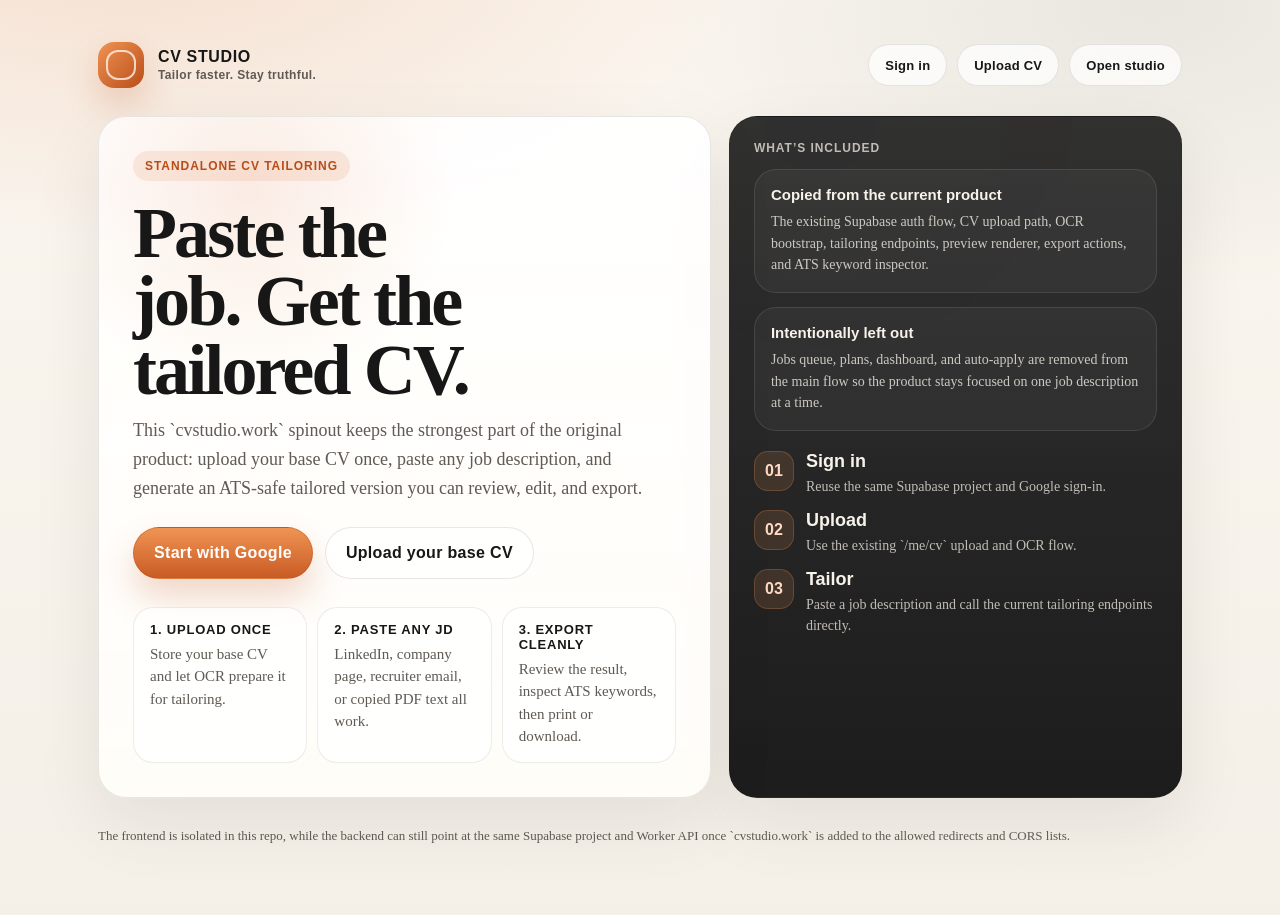
<file: index.html>
<!doctype html>
<html lang="en">
<head>
  <meta charset="utf-8">
  <meta name="viewport" content="width=device-width,initial-scale=1,viewport-fit=cover">
  <title>CV Studio | Tailor your CV to any job description</title>
  <meta name="description" content="Upload your base CV once, paste any job description, and generate an ATS-safe tailored version in minutes.">
  <link rel="icon" href="./favicon.ico" sizes="any">
  <link rel="icon" type="image/png" sizes="32x32" href="./favicon-32x32.png">
  <link rel="manifest" href="./site.webmanifest">
  <style>
    :root{
      --bg:#f4efe7;
      --surface:#fffdf9;
      --surface-strong:#ffffff;
      --text:#171717;
      --muted:#5f5a53;
      --line:rgba(23,23,23,.10);
      --shadow:0 24px 70px rgba(23,23,23,.08);
      --accent:#d86b2f;
      --accent-strong:#b94d19;
      --accent-soft:rgba(216,107,47,.12);
      --max:1120px;
      --radius:28px;
    }
    *{box-sizing:border-box}
    html,body{margin:0;padding:0}
    body{
      font-family:Georgia, "Times New Roman", serif;
      color:var(--text);
      background:
        radial-gradient(1200px 600px at 10% -10%, rgba(216,107,47,.18), transparent 55%),
        radial-gradient(1000px 560px at 90% 0%, rgba(63,94,83,.10), transparent 52%),
        linear-gradient(180deg, #fbf6ef 0%, var(--bg) 100%);
      min-height:100vh;
    }
    a{color:inherit}
    .shell{max-width:var(--max);margin:0 auto;padding:28px 18px 56px}
    .topbar{
      display:flex;
      align-items:center;
      justify-content:space-between;
      gap:16px;
      padding:14px 0 28px;
    }
    .brand{
      display:inline-flex;
      align-items:center;
      gap:14px;
      text-decoration:none;
    }
    .brandMark{
      width:46px;
      height:46px;
      border-radius:16px;
      background:linear-gradient(135deg, #ef9453, #b94d19);
      box-shadow:0 16px 34px rgba(185,77,25,.22);
      position:relative;
      overflow:hidden;
    }
    .brandMark::after{
      content:"";
      position:absolute;
      inset:8px;
      border:2px solid rgba(255,255,255,.72);
      border-radius:12px;
    }
    .brandText{
      display:grid;
      gap:2px;
      font-family:"Trebuchet MS", "Gill Sans", sans-serif;
    }
    .brandTitle{
      font-size:16px;
      font-weight:900;
      letter-spacing:.04em;
      text-transform:uppercase;
    }
    .brandSub{
      font-size:12px;
      color:var(--muted);
      font-weight:700;
      letter-spacing:.03em;
    }
    .toplinks{
      display:flex;
      gap:10px;
      flex-wrap:wrap;
    }
    .pill{
      display:inline-flex;
      align-items:center;
      justify-content:center;
      min-height:42px;
      padding:0 16px;
      border-radius:999px;
      border:1px solid var(--line);
      background:rgba(255,255,255,.72);
      text-decoration:none;
      font-family:"Trebuchet MS", "Gill Sans", sans-serif;
      font-size:13px;
      font-weight:800;
      letter-spacing:.02em;
      backdrop-filter:blur(8px);
    }
    .hero{
      display:grid;
      grid-template-columns:minmax(0,1.15fr) minmax(320px,.85fr);
      gap:18px;
      align-items:stretch;
    }
    @media (max-width:980px){
      .hero{grid-template-columns:1fr}
    }
    .card{
      border:1px solid var(--line);
      background:linear-gradient(180deg, rgba(255,255,255,.92), rgba(255,253,249,.95));
      border-radius:var(--radius);
      box-shadow:var(--shadow);
    }
    .heroMain{
      padding:34px;
      position:relative;
      overflow:hidden;
    }
    .heroMain::before{
      content:"";
      position:absolute;
      inset:-20% auto auto -10%;
      width:420px;
      height:420px;
      border-radius:999px;
      background:radial-gradient(circle, rgba(216,107,47,.12) 0%, transparent 70%);
      pointer-events:none;
    }
    .heroMain > *{position:relative}
    .eyebrow{
      display:inline-flex;
      align-items:center;
      gap:8px;
      padding:8px 12px;
      border-radius:999px;
      background:var(--accent-soft);
      color:var(--accent-strong);
      font-family:"Trebuchet MS", "Gill Sans", sans-serif;
      font-size:12px;
      font-weight:900;
      letter-spacing:.08em;
      text-transform:uppercase;
    }
    h1{
      margin:18px 0 12px;
      font-size:clamp(40px, 7vw, 72px);
      line-height:.95;
      letter-spacing:-.04em;
      font-weight:700;
      max-width:10ch;
    }
    .lede{
      margin:0;
      max-width:58ch;
      color:var(--muted);
      font-size:18px;
      line-height:1.6;
    }
    .actions{
      display:flex;
      gap:12px;
      flex-wrap:wrap;
      margin-top:24px;
    }
    .btn{
      display:inline-flex;
      align-items:center;
      justify-content:center;
      min-height:52px;
      padding:0 20px;
      border-radius:999px;
      text-decoration:none;
      font-family:"Trebuchet MS", "Gill Sans", sans-serif;
      font-weight:900;
      letter-spacing:.02em;
      border:1px solid var(--line);
    }
    .btnPrimary{
      background:linear-gradient(180deg, #ef9453, #c95b25);
      color:#fff;
      border-color:rgba(185,77,25,.34);
      box-shadow:0 18px 34px rgba(185,77,25,.22);
    }
    .btnSecondary{
      background:rgba(255,255,255,.78);
      color:var(--text);
    }
    .statRow{
      display:grid;
      grid-template-columns:repeat(3, minmax(0,1fr));
      gap:10px;
      margin-top:28px;
    }
    @media (max-width:700px){
      .statRow{grid-template-columns:1fr}
    }
    .stat{
      padding:14px 16px;
      border-radius:20px;
      background:rgba(255,255,255,.72);
      border:1px solid rgba(23,23,23,.08);
    }
    .stat strong{
      display:block;
      font-family:"Trebuchet MS", "Gill Sans", sans-serif;
      font-size:13px;
      letter-spacing:.06em;
      text-transform:uppercase;
      margin-bottom:6px;
    }
    .stat span{
      display:block;
      color:var(--muted);
      font-size:15px;
      line-height:1.5;
    }
    .heroSide{
      padding:24px;
      display:grid;
      gap:14px;
      align-content:start;
      background:
        linear-gradient(180deg, rgba(40,40,40,.96), rgba(24,24,24,.98)),
        radial-gradient(circle at 20% 0%, rgba(239,148,83,.18), transparent 45%);
      color:#f8f3ea;
    }
    .panelLabel{
      font-family:"Trebuchet MS", "Gill Sans", sans-serif;
      font-size:12px;
      letter-spacing:.08em;
      text-transform:uppercase;
      color:rgba(248,243,234,.72);
      font-weight:900;
    }
    .miniCard{
      border-radius:22px;
      border:1px solid rgba(255,255,255,.10);
      background:rgba(255,255,255,.04);
      padding:16px;
    }
    .miniTitle{
      margin:0 0 8px;
      font-family:"Trebuchet MS", "Gill Sans", sans-serif;
      font-size:15px;
      font-weight:900;
    }
    .miniText{
      margin:0;
      color:rgba(248,243,234,.78);
      line-height:1.55;
      font-size:14px;
    }
    .flow{
      display:grid;
      gap:12px;
      margin-top:6px;
    }
    .flowStep{
      display:grid;
      grid-template-columns:40px 1fr;
      gap:12px;
      align-items:flex-start;
    }
    .flowNum{
      width:40px;
      height:40px;
      border-radius:14px;
      display:grid;
      place-items:center;
      font-family:"Trebuchet MS", "Gill Sans", sans-serif;
      font-weight:900;
      background:rgba(239,148,83,.14);
      color:#ffd8c1;
      border:1px solid rgba(239,148,83,.24);
    }
    .flow h2{
      margin:0 0 4px;
      font-size:18px;
      font-family:"Trebuchet MS", "Gill Sans", sans-serif;
      font-weight:900;
    }
    .flow p{
      margin:0;
      color:rgba(248,243,234,.74);
      line-height:1.55;
      font-size:14px;
    }
    .footer{
      margin-top:28px;
      color:var(--muted);
      font-size:13px;
      line-height:1.6;
    }
  </style>
</head>
<body>
  <div class="shell">
    <header class="topbar">
      <a class="brand" href="./index.html" aria-label="CV Studio home">
        <span class="brandMark" aria-hidden="true"></span>
        <span class="brandText">
          <span class="brandTitle">CV Studio</span>
          <span class="brandSub">Tailor faster. Stay truthful.</span>
        </span>
      </a>
      <div class="toplinks">
        <a class="pill" href="./signup.html">Sign in</a>
        <a class="pill" href="./profile.html">Upload CV</a>
        <a class="pill" href="./cv.html">Open studio</a>
      </div>
    </header>

    <section class="hero">
      <article class="card heroMain">
        <div class="eyebrow">Standalone CV tailoring</div>
        <h1>Paste the job. Get the tailored CV.</h1>
        <p class="lede">This `cvstudio.work` spinout keeps the strongest part of the original product: upload your base CV once, paste any job description, and generate an ATS-safe tailored version you can review, edit, and export.</p>
        <div class="actions">
          <a class="btn btnPrimary" href="./signup.html">Start with Google</a>
          <a class="btn btnSecondary" href="./profile.html">Upload your base CV</a>
        </div>
        <div class="statRow">
          <div class="stat">
            <strong>1. Upload once</strong>
            <span>Store your base CV and let OCR prepare it for tailoring.</span>
          </div>
          <div class="stat">
            <strong>2. Paste any JD</strong>
            <span>LinkedIn, company page, recruiter email, or copied PDF text all work.</span>
          </div>
          <div class="stat">
            <strong>3. Export cleanly</strong>
            <span>Review the result, inspect ATS keywords, then print or download.</span>
          </div>
        </div>
      </article>

      <aside class="card heroSide">
        <div class="panelLabel">What’s included</div>
        <div class="miniCard">
          <p class="miniTitle">Copied from the current product</p>
          <p class="miniText">The existing Supabase auth flow, CV upload path, OCR bootstrap, tailoring endpoints, preview renderer, export actions, and ATS keyword inspector.</p>
        </div>
        <div class="miniCard">
          <p class="miniTitle">Intentionally left out</p>
          <p class="miniText">Jobs queue, plans, dashboard, and auto-apply are removed from the main flow so the product stays focused on one job description at a time.</p>
        </div>
        <div class="flow">
          <div class="flowStep">
            <div class="flowNum">01</div>
            <div>
              <h2>Sign in</h2>
              <p>Reuse the same Supabase project and Google sign-in.</p>
            </div>
          </div>
          <div class="flowStep">
            <div class="flowNum">02</div>
            <div>
              <h2>Upload</h2>
              <p>Use the existing `/me/cv` upload and OCR flow.</p>
            </div>
          </div>
          <div class="flowStep">
            <div class="flowNum">03</div>
            <div>
              <h2>Tailor</h2>
              <p>Paste a job description and call the current tailoring endpoints directly.</p>
            </div>
          </div>
        </div>
      </aside>
    </section>

    <p class="footer">The frontend is isolated in this repo, while the backend can still point at the same Supabase project and Worker API once `cvstudio.work` is added to the allowed redirects and CORS lists.</p>
  </div>
</body>
</html>
</file>
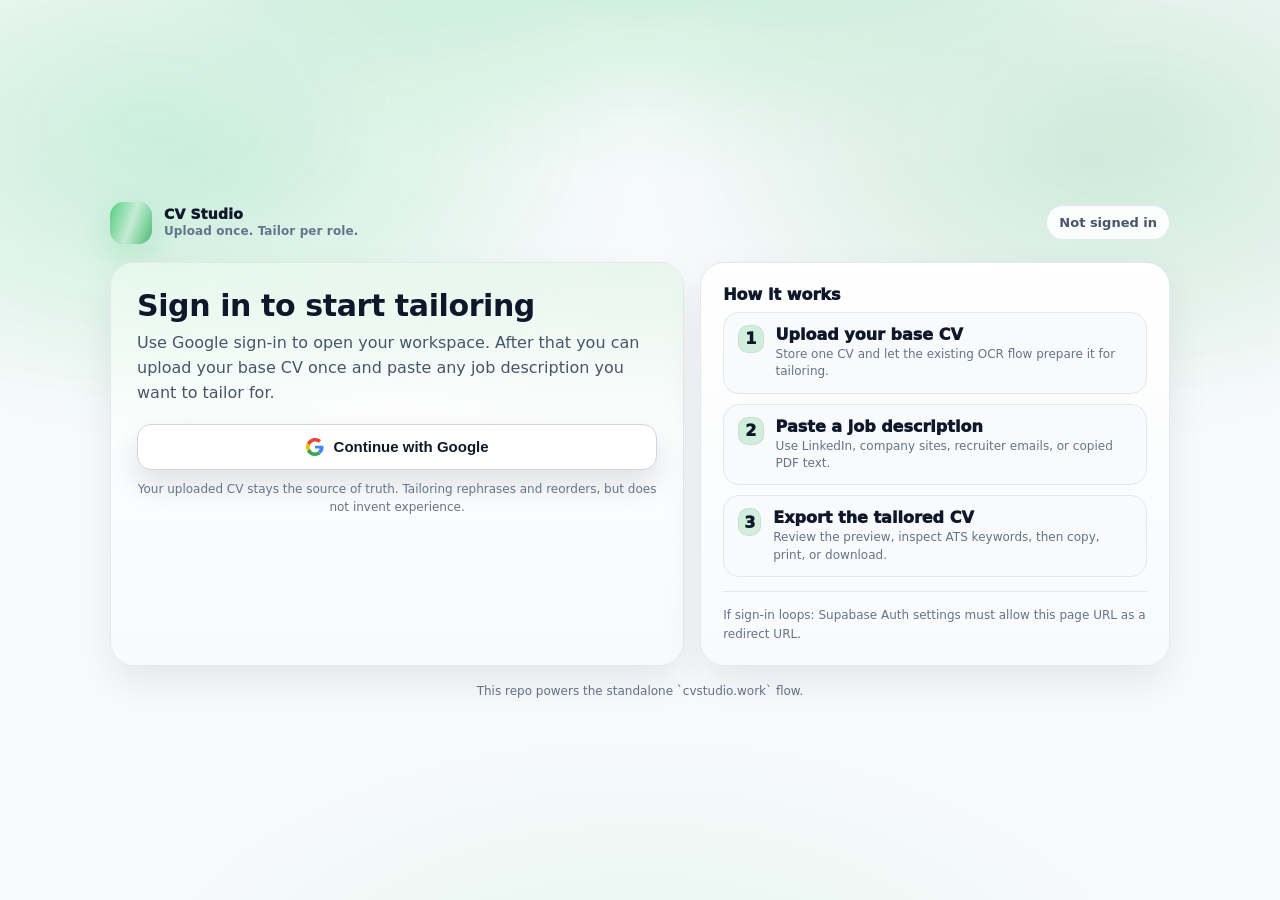
<file: cv.html>
<!doctype html>
<html lang="en">
<head>
  <meta charset="utf-8"/>
  <meta name="viewport" content="width=device-width,initial-scale=1,viewport-fit=cover"/>
  <title>CV Studio • Tailor CV</title>
  <meta name="description" content="Tailor your CV per role with ATS-safe formatting."/>

  <!-- Shared styles -->
  <link rel="stylesheet" href="./shared.css"/>

  <style>
    /* =========================================================
       CV Studio (page-only styles)
       ========================================================= */

        /* --- Studio layout: center canvas + left setup + right inspector --- */
    .studio{
      display:grid;
      grid-template-columns: minmax(300px, 380px) minmax(640px, 1fr) minmax(340px, 430px);
      gap:14px;
      align-items:start;
      grid-template-areas:"left canvas right";
    }
    .studioLeft{ grid-area:left; }
    .studioCanvas{ grid-area:canvas; }
    .studioRight{ grid-area:right; }

/* Use more of the desktop width on CV Studio (other pages stay at shared max-width) */
/* Slightly roomier studio grid on very wide monitors */
@media (min-width: 1500px){
  .studio{
    grid-template-columns: 360px minmax(720px, 1fr) 420px;
  }
}

/* Focus mode: collapsible Setup (left) panel to reduce overload */
.studio{ position:relative; }
.studio.setupCollapsed{
  grid-template-columns: minmax(540px, 1fr) minmax(320px, 380px);
  grid-template-areas:"canvas right";
}
.studio.setupCollapsed .studioLeft{ display:none; }
.showWhenSetupCollapsed{ display:none !important; }
.studio.setupCollapsed .showWhenSetupCollapsed{ display:inline-flex !important; }

/* ============================================================
   Step 1 Gate (entry flow)
   - If user did NOT come from Jobs, we start with job selection/paste as the main screen.
   - After starting tailoring, we open the full studio (canvas + inspector).
   ============================================================ */
body.cvGate .studioBar{ display:none !important; }
body.cvGate .studio{
  grid-template-columns: 1fr !important;
  grid-template-areas: "left" !important;
}
body.cvGate .studioCanvas,
body.cvGate .studioRight{ display:none !important; }
body.cvGate .studioLeft{
  max-width: 920px;
  margin: 0 auto;
}
body.cvGate #btnCollapseSetup{ display:none !important; }
body.cvGate #gateIntro{ display:block !important; }
body.cvGate #btnGenerateAgain{ display:none !important; }

/* Gate header cleanup: remove redundant labels in Step 1/2 */
body.cvGate .sectionTitleTop{ display:none !important; }
body.cvGate .gateIntro{ margin-top: 0 !important; }

/* Gate chooser (Step 1): pick how you want to tailor */
body.cvGate #gateChooser{ display:block; }
body.cvGate #gateFormWrap{ display:none; }

/* When user picked a path, we switch to gate "form" view (JS toggles .cvGateForm) */
body.cvGate.cvGateForm #gateChooser{ display:none; }
body.cvGate.cvGateForm #gateFormWrap{ display:block; }
body.cvGate.cvGateForm #gateBackRow{ display:flex !important; }
body.cvGate.cvGateForm #gateBackBadge{ display:none !important; }

/* Gate stepper (1 → 2 → Studio) */
.stepper{
  display:flex;
  align-items:center;
  gap:10px;
  margin-top:10px;
  padding-top:8px;
  border-top:1px solid rgba(17,19,24,.08);
}
.stepperItem{
  display:flex;
  align-items:center;
  gap:8px;
  font-weight:900;
  font-size:12px;
  color:rgba(17,19,24,.52);
  white-space:nowrap;
}
.stepperDot{
  width:22px;height:22px;
  border-radius:999px;
  border:1px solid rgba(17,19,24,.14);
  display:inline-flex;
  align-items:center;
  justify-content:center;
  background:rgba(17,19,24,.03);
  font-weight:950;
  color:rgba(17,19,24,.58);
}
.stepperLine{
  flex:1;
  height:2px;
  border-radius:999px;
  background:rgba(17,19,24,.10);
}
.stepperItem.active{ color:rgba(17,19,24,.80); }
.stepperItem.active .stepperDot{
  border-color:rgba(34,197,94,.55);
  background:rgba(34,197,94,.16);
  color:#0a5a2a;
  box-shadow: 0 0 0 4px rgba(34,197,94,.14);
}
.stepperItem.done{ color:rgba(17,19,24,.74); }
.stepperItem.done .stepperDot{
  border-color:rgba(34,197,94,.42);
  background:rgba(34,197,94,.18);
  color:#0a5a2a;
}
.stepperLine.done{ background:rgba(34,197,94,.38); }
@media (max-width: 520px){
  .stepperLabel{ display:none; }
  .stepper{ gap:8px; }
}


.gateChooser{
  margin-top: 12px;
}

/* ============================================================
   Step 1 — Job source cards (CV Studio gate)
   Best-practice goals:
   - Clear “either/or” choice with strong visual affordance
   - Progressive disclosure: pick source first, then show the form (Step 2)
   - Accessible: real <button>, focus-visible, large tap targets
============================================================ */

.gateCards{
  display:grid;
  grid-template-columns: repeat(2, minmax(0, 1fr));
  gap:10px;
  margin-top:12px;
}

@media (max-width: 860px){
  .gateCards{ grid-template-columns: 1fr; }
}

.gateCard{
  appearance:none;
  border:1px solid rgba(17,19,24,.12);
  background: rgba(255,255,255,.78);
  border-radius:18px;
  padding:14px;
  text-align:left;
  width:100%;
  cursor:pointer;

  display:flex;
  flex-direction:column;
  gap:10px;

  box-shadow: 0 10px 26px rgba(17,19,24,.06);
  transition: transform .15s ease, box-shadow .15s ease, border-color .15s ease, background .15s ease;
}

.gateCard:hover{
  transform: translateY(-1px);
  box-shadow: 0 16px 34px rgba(17,19,24,.10);
  border-color: rgba(17,19,24,.18);
  background: rgba(255,255,255,.88);
}

.gateCard:active{ transform: translateY(0px) scale(.996); }

.gateCard:focus-visible{
  outline:none;
  border-color: rgba(34,197,94,.55);
  box-shadow: 0 0 0 4px rgba(34,197,94,.18), 0 16px 34px rgba(17,19,24,.10);
}

/* Visual variants */
.gateCard[data-variant="recommended"]{
  border-color: rgba(34,197,94,.22);
  background: linear-gradient(180deg, rgba(34,197,94,.08), rgba(255,255,255,.86));
}
.gateCard[data-variant="fast"]{
  border-color: rgba(245,158,11,.22);
  background: linear-gradient(180deg, rgba(245,158,11,.08), rgba(255,255,255,.86));
}

.gateCardTop{
  display:flex;
  align-items:flex-start;
  justify-content:space-between;
  gap:12px;
}

.gateCardTop .badge{ align-self:flex-start; margin-top:2px; }

.gateCardTitleRow{
  display:flex;
  gap:12px;
  align-items:flex-start;
  min-width:0;
}

.gateCardIcon{
  width:36px;
  height:36px;
  border-radius:12px;
  border:1px solid rgba(17,19,24,.10);
  background: rgba(255,255,255,.78);
  display:flex;
  align-items:center;
  justify-content:center;
  flex:0 0 auto;
  box-shadow: 0 8px 18px rgba(17,19,24,.06);
  color: rgba(17,19,24,.66);
}
.gateCard[data-variant="recommended"] .gateCardIcon{ color: rgba(22,163,74,.92); }
.gateCard[data-variant="fast"] .gateCardIcon{ color: rgba(245,158,11,.95); }
.gateCardIcon svg{ width:20px; height:20px; }

.gateCardTitleWrap{
  min-width:0;
  display:flex;
  flex-direction:column;
  gap:6px;
}

.gateCardTitle{
  font-weight: 1000;
  font-size: 15px;
  line-height:1.18;
  letter-spacing:-.2px;
  color: rgba(17,19,24,.92);
}

.gateCardDesc{
  margin-top:0;
  font-weight: 760;
  color: rgba(17,19,24,.62);
  line-height:1.35;
}

.gateCardHint{
  font-weight: 820;
  color: rgba(17,19,24,.54);
  font-size: 12px;
  line-height:1.35;
}

.gateCardMeta{
  display:flex;
  gap:6px;
  flex-wrap:wrap;
  margin-top:0;
}

.gateMetaPill{
  font-size:10.5px;
  font-weight:920;
  padding:3px 7px;
  border-radius:999px;
  border:1px solid rgba(17,19,24,.10);
  background: rgba(255,255,255,.80);
  color: rgba(17,19,24,.64);
  white-space:nowrap;
}

/* Mini visualization (simplified + distinct) */
/* Mini visualization (simplified + distinct) */
.gateMiniFlow{
  display:flex;
  align-items:center;
  gap:10px;
  padding:10px 12px;
  border:1px solid rgba(17,19,24,.10);
  border-radius:14px;
  background: rgba(255,255,255,.70);
  box-shadow: inset 0 1px 0 rgba(255,255,255,.70);
}

.flowChip{
  display:inline-flex;
  align-items:center;
  gap:8px;
  padding:6px 10px;
  border-radius:999px;
  border:1px solid rgba(17,19,24,.10);
  background: rgba(255,255,255,.82);
  font-weight:950;
  font-size:11px;
  color: rgba(17,19,24,.82);
  white-space:nowrap;
}

.flowArrow{
  font-weight:1000;
  color: rgba(17,19,24,.32);
  line-height:1;
  margin-top:-1px;
}

.flowNote{
  margin-left:auto;
  font-size:11px;
  font-weight:900;
  color: rgba(17,19,24,.56);
  white-space:nowrap;
}

.flowDot{
  width:10px;
  height:10px;
  border-radius:999px;
  background: rgba(17,19,24,.28);
  box-shadow: 0 0 0 3px rgba(17,19,24,.06);
  flex:0 0 auto;
}

.gateCard[data-variant="recommended"] .flowDot.src{
  background: rgba(22,163,74,.92);
  box-shadow: 0 0 0 3px rgba(34,197,94,.14);
}
.gateCard[data-variant="fast"] .flowDot.src{
  background: rgba(245,158,11,.95);
  box-shadow: 0 0 0 3px rgba(245,158,11,.14);
}
.flowDot.out{
  background: rgba(17,19,24,.52);
  box-shadow: 0 0 0 3px rgba(17,19,24,.08);
}

@media (max-width: 480px){
  .gateMiniFlow{ flex-wrap:wrap; }
  .flowNote{ margin-left:0; width:100%; }
}


/* Bullet list (short “why choose this”) */
.gateBullets{
  list-style:none;
  padding:0;
  margin:0;
  display:grid;
  gap:6px;
  color: rgba(17,19,24,.72);
  font-weight: 780;
  font-size:12px;
  line-height:1.35;
}

.gateBullets li{
  display:flex;
  gap:8px;
  align-items:flex-start;
}

.gateBulletMark{
  width:18px;
  height:18px;
  border-radius:999px;
  border:1px solid rgba(34,197,94,.28);
  background: rgba(34,197,94,.14);
  display:inline-flex;
  align-items:center;
  justify-content:center;
  font-size:12px;
  line-height:1;
  flex:0 0 auto;
  margin-top:1px;
}
.gateCard[data-variant="fast"] .gateBulletMark{
  border-color: rgba(245,158,11,.30);
  background: rgba(245,158,11,.14);
}

/* Footer CTA */
.gateCardFooter{
  display:grid;
  grid-template-columns: minmax(0, 1fr) auto;
  align-items:end;
  gap:10px;
  margin-top:2px;
}

.gateCta{
  font-weight:950;
  color: rgba(17,19,24,.66);
  font-size:12px;
  display:inline-flex;
  align-items:center;
  gap:6px;
  white-space:nowrap;
}

.gateCtaArrow{
  width:18px;
  height:18px;
  border-radius:999px;
  border:1px solid rgba(17,19,24,.10);
  background: rgba(255,255,255,.75);
  display:inline-flex;
  align-items:center;
  justify-content:center;
  transition: transform .15s ease;
}

.gateCard:hover .gateCtaArrow{ transform: translateX(2px); }

@media (max-width: 420px){
  .gateCard{ padding:12px; }
  .gateCardIcon{ width:34px; height:34px; }
  .gateMiniFlow{ padding:9px 10px; }
}
.gateBackRow{
  display:flex;
  align-items:center;
  justify-content:space-between;
  gap:10px;
  margin-top: 8px;
  margin-bottom: 10px;
}

/* In gate form view, hide the redundant "Job source" pills (we already chose a path) */
body.cvGate.cvGateForm #jobSourceLbl,
body.cvGate.cvGateForm #sourcePills,
body.cvGate.cvGateForm #jobSourceHint{
  display:none !important;
}



/* Compact “How it works” button (opens progress/steps modal) */
.infoButton{
  width:100%;
  margin-top:10px;
  border:1px solid rgba(17,19,24,.10);
  border-radius:16px;
  background:rgba(255,255,255,.70);
  padding:10px 12px;
  display:flex;
  align-items:center;
  justify-content:space-between;
  gap:10px;
  cursor:pointer;
  font-weight:900;
  color:rgba(17,19,24,.78);
  text-align:left;
  transition:.15s ease;
}
.infoButton:hover{ transform:translateY(-1px); background:rgba(255,255,255,.80); }

    /* Make left/right panels scroll independently on desktop so the CV stays centered */
    @media (min-width: 1181px){
      .studioLeft,
      .studioRight{
        position: sticky;
        top: 88px;
        align-self: start;
        max-height: calc(100vh - 110px);
        overflow: auto;
        -webkit-overflow-scrolling: touch;
      }
    }
    @media (max-width: 1180px){
      .studio{
        grid-template-columns: 1fr;
        grid-template-areas:
          "left"
          "canvas"
          "right";
      }
      .studioLeft,
      .studioRight{
        position: static;
        max-height: none;
        overflow: visible;
      }
    }

    /* Bigger canvas (preview feels like the primary surface) */
    .studioCanvas .cvBox{ max-height: 72vh; }

    /* “Paper” centered inside the canvas */
    .studioCanvas .cvPreview,
    .studioCanvas .cvText,
    .studioCanvas #changeKpis,
    .studioCanvas #changeCards,
    .studioCanvas #diffDetails,
    .studioCanvas .stickyRow{
      max-width: 880px;
      margin-left: auto;
      margin-right: auto;
    }

    .sectionTitle{
      margin-bottom:10px;
    }
    .sectionTitleTop{
      display:flex;
      align-items:center;
      justify-content:space-between;
      gap:12px;
      flex-wrap:wrap;
    }
    .sectionTitleActions{
      display:flex;
      gap:10px;
      align-items:center;
      justify-content:flex-end;
      flex:0 0 auto;
    }

    /* Gate header alignment helpers */
    #gateStepBadge{ display:none; }
    body.cvGate #gateStepBadge{ display:inline-flex !important; }

    .gateIntro{ margin-top:10px; }
    .gateStepTitle{
      font-weight:980;
      font-size:20px;
      letter-spacing:-.2px;
      line-height:1.15;
      color:rgba(17,19,24,.92);
    }
    .sectionTitle h2{
      margin:0;
      font-size:14px;
      letter-spacing:.02em;
      text-transform:uppercase;
      color:rgba(17,19,24,.70);
    }

    .row{ display:flex; gap:10px; flex-wrap:wrap; align-items:center; }
    .row > *{ flex: 1 1 auto; }

    .label{
      font-weight:900;
      font-size:13px;
      color:rgba(17,19,24,.80);
      margin:10px 0 6px;
      display:flex;
      align-items:center;
      gap:8px;
    }
    .hint{
      font-size:12px;
      color:rgba(17,19,24,.58);
      font-weight:650;
      line-height:1.45;
      margin-top:6px;
    }

    .selectWide{ width:100%; }
    .jobMeta{
      font-size:13px;
      color:rgba(17,19,24,.62);
      font-weight:700;
      line-height:1.4;
      white-space:pre-wrap;
    }

    /* Strength */
    .strengthWrap{
      display:flex;
      flex-direction:column;
      gap:10px;
      margin-top:6px;
    }
    .strengthTop{
      display:flex;
      align-items:center;
      justify-content:space-between;
      gap:10px;
      flex-wrap:wrap;
    }
    input[type="range"]{ width:100%; }
    .strengthPills{ display:flex; gap:8px; flex-wrap:wrap; }
    .miniPill{
      padding:7px 10px;
      border-radius:999px;
      border:1px solid rgba(17,19,24,.12);
      background:rgba(17,19,24,.04);
      font-weight:900;
      font-size:12px;
      color:rgba(17,19,24,.78);
      white-space:nowrap;
      cursor:pointer;
      user-select:none;
    }
    .miniPill.active{
      border-color: rgba(34,197,94,.55);
      background: rgba(34,197,94,.14);
      color:#0a3d1f;
    }

    details.info{
      margin-top:10px;
      border:1px solid rgba(17,19,24,.10);
      border-radius:16px;
      background:rgba(255,255,255,.70);
      padding:10px 12px;
    }
    details.info summary{
      cursor:pointer;
      font-weight:900;
      color:rgba(17,19,24,.78);
      list-style:none;
      display:flex;
      align-items:center;
      justify-content:space-between;
      gap:10px;
    }
    details.info summary::-webkit-details-marker{display:none}

    /* Output */
    .outputTop{
      display:flex;
      align-items:flex-start;
      justify-content:space-between;
      gap:12px;
      flex-wrap:wrap;
    }
    .tabs{ display:flex; gap:10px; flex-wrap:wrap; align-items:center; }
    .tabBtn{
      padding:9px 12px;
      border-radius:999px;
      border:1px solid rgba(17,19,24,.12);
      background:rgba(17,19,24,.04);
      font-weight:900;
      font-size:12px;
      cursor:pointer;
    }
    .tabBtn.active{
      border-color: rgba(34,197,94,.55);
      background: rgba(34,197,94,.14);
      color:#0a3d1f;
    }

    .cvBox{
      margin-top:12px;
      border:1px solid rgba(17,19,24,.12);
      background:rgba(17,19,24,.03);
      border-radius:16px;
      padding:12px;
      overflow:auto;
      max-height: 56vh;
      -webkit-overflow-scrolling:touch;
    }

    /* Preview rendering (HTML) */
    .cvPreview:not(.paperA4){
      background: rgba(255,255,255,.72);
      border: 1px solid rgba(17,19,24,.10);
      border-radius: 14px;
      padding: 14px 14px;
    }
    .cvName{
      font-size:30px;
      font-weight:950;
      letter-spacing:-.6px;
      color: rgba(17,19,24,.86);
    }
    .cvRole{
      margin-top:4px;
      font-size:13px;
      font-weight:850;
      color: rgba(17,19,24,.58);
    }
    .cvContact{
      margin-top:8px;
      font-size:12.5px;
      color: rgba(17,19,24,.62);
      font-weight:700;
    }
    .cvSection{ margin-top:16px; }
    .cvSectionTitle{
      font-size:14px;
      font-weight:950;
      letter-spacing:.04em;
      text-transform:uppercase;
      border-bottom:3px solid rgba(17,19,24,.86);
      padding-bottom:6px;
      margin:0 0 10px 0;
    }
    .cvItem{ margin-top:10px; }
    .cvItemTitle{ font-size:13.5px; font-weight:950; }
    .cvItemSub{ margin-top:2px; font-size:12.5px; font-weight:850; color:rgba(17,19,24,.62); }
    .cvMetaLine{ margin-top:2px; font-size:12.5px; color:rgba(17,19,24,.62); }
    .cvUl{ margin:6px 0 0 18px; padding:0; }
    .cvUl li{ margin:0 0 3px 0; font-size:13px; line-height:1.45; }
    .cvPara{ font-size:13px; line-height:1.5; margin:0; }
    .cvSkillLine{ font-size:13px; line-height:1.5; margin:2px 0; }

    /* Text view */
    textarea.cvText{
      width:100%;
      min-height: 56vh;
      border:0;
      outline:none;
      resize:vertical;
      background:transparent;
      font-size:13px;
      line-height:1.45;
      font-family: ui-monospace, SFMono-Regular, Menlo, Monaco, Consolas, "Liberation Mono", "Courier New", monospace;
      color: rgba(17,19,24,.92);
    }

    /* Sticky actions */
    .stickyActions{
      position:sticky;
      bottom:0;
      margin-top:12px;
      padding-top:10px;
      background:linear-gradient(180deg, rgba(255,255,255,0), rgba(255,255,255,.92) 30%, rgba(255,255,255,.96));
      backdrop-filter: blur(10px);
    }
    .stickyRow{ display:flex; gap:10px; flex-wrap:wrap; }
    @media (max-width:620px){
      .stickyRow{ flex-direction:column; }
      .stickyRow .btn{ width:100%; justify-content:center; }
      .cvBox{ max-height: 52vh; }
      textarea.cvText{ min-height: 52vh; }
    }

    /* KPIs */
    .kpiRow{
      display:flex;
      gap:10px;
      flex-wrap:wrap;
      align-items:center;
      margin-top:10px;
    }
    .kpi{
      flex: 1 1 170px;
      min-width: 170px;
      border:1px solid rgba(17,19,24,.10);
      background:rgba(255,255,255,.78);
      border-radius:16px;
      padding:10px 12px;
    }
    .kpi .k{ font-size:12px; color:rgba(17,19,24,.60); font-weight:850; }
    .kpi .v{ margin-top:6px; font-size:18px; font-weight:980; letter-spacing:-.4px; }
    .bar{ height:10px; border-radius:999px; background:rgba(17,19,24,.08); overflow:hidden; margin-top:10px; }
    .bar > div{
      height:100%;
      width:0%;
      background:linear-gradient(90deg, rgba(34,197,94,.70), rgba(22,163,74,.70));
      border-radius:999px;
      transition:width .25s ease;
    }

    /* Chips */
    .chips{ display:flex; gap:8px; flex-wrap:wrap; margin-top:8px; }
    .chip{
      padding:7px 10px;
      border-radius:999px;
      border:1px solid rgba(17,19,24,.12);
      background:rgba(17,19,24,.04);
      font-weight:850;
      font-size:12px;
      color:rgba(17,19,24,.78);
      white-space:nowrap;
      max-width:100%;
      overflow:hidden;
      text-overflow:ellipsis;
    }
    .chip.good{ border-color: rgba(34,197,94,.38); background: rgba(34,197,94,.12); color:#0a3d1f; }
    .chip.warn{ border-color: rgba(255,179,0,.42); background: rgba(255,179,0,.12); color:#5a3b00; }

    /* Clickable missing keyword chips */
    button.chipBtn{
      cursor:pointer;
      display:inline-flex;
      align-items:center;
      gap:8px;
      border:1px solid rgba(255,179,0,.48);
      background: rgba(255,179,0,.12);
    }
    button.chipBtn:hover{
      background: rgba(255,179,0,.16);
      transform: translateY(-1px);
    }
    .chipPlus{
      display:inline-flex;
      align-items:center;
      justify-content:center;
      width:18px;
      height:18px;
      border-radius:999px;
      background: rgba(255,179,0,.22);
      border:1px solid rgba(255,179,0,.28);
      font-weight:950;
      flex:0 0 auto;
    }

    .monoSmall{
      white-space:pre-wrap;
      font-size:12px;
      line-height:1.45;
      font-family: ui-monospace, SFMono-Regular, Menlo, Monaco, Consolas, "Liberation Mono", "Courier New", monospace;
      color: rgba(17,19,24,.72);
      background:rgba(17,19,24,.04);
      border:1px solid rgba(17,19,24,.12);
      border-radius:14px;
      padding:10px;
      margin-top:10px;
    }

    /* Description modal */
    .descMeta{
      margin-top:6px;
      color:rgba(17,19,24,.62);
      font-weight:700;
      font-size:13px;
      line-height:1.35;
    }

    /* Keyword modal */
    .formRow{ display:flex; gap:10px; flex-wrap:wrap; }
    .formRow > *{ flex:1 1 220px; min-width:220px; }
    .field{
      border:1px solid rgba(17,19,24,.12);
      background: rgba(17,19,24,.03);
      border-radius:14px;
      padding:10px 12px;
    }
    .fieldLabel{
      font-weight:900;
      font-size:12px;
      color: rgba(17,19,24,.72);
      margin-bottom:8px;
      display:flex;
      align-items:center;
      gap:8px;
    }
    .checkLine{
      display:flex;
      align-items:flex-start;
      gap:10px;
      padding:10px 12px;
      border-radius:14px;
      border:1px solid rgba(17,19,24,.12);
      background: rgba(255,255,255,.72);
      font-size:13px;
      font-weight:800;
      color: rgba(17,19,24,.78);
    }
    .checkLine input{ margin-top:3px; }
    .tinyNote{
      font-size:12px;
      line-height:1.45;
      color: rgba(17,19,24,.60);
      font-weight:650;
      margin-top:8px;
    }
    .kwPreview{
      white-space:pre-wrap;
      font-size:12.5px;
      line-height:1.45;
      background: rgba(17,19,24,.03);
      border:1px solid rgba(17,19,24,.10);
      border-radius:14px;
      padding:10px 12px;
      font-family: ui-monospace, SFMono-Regular, Menlo, Monaco, Consolas, "Liberation Mono","Courier New", monospace;
      color: rgba(17,19,24,.86);
      margin-top:8px;
    }
    .pillToggle{
      display:flex;
      gap:8px;
      flex-wrap:wrap;
      margin-top:8px;
    }
    .pillToggle button{
      padding:8px 10px;
      border-radius:999px;
      border:1px solid rgba(17,19,24,.12);
      background: rgba(17,19,24,.04);
      font-weight:900;
      font-size:12px;
      cursor:pointer;
      user-select:none;
    }
    .pillToggle button.active{
      border-color: rgba(34,197,94,.55);
      background: rgba(34,197,94,.14);
      color:#0a3d1f;
    }

    .warnBox{
      margin-top:10px;
      padding:10px 12px;
      border-radius:14px;
      border:1px solid rgba(255,179,0,.42);
      background: rgba(255,179,0,.10);
      color:#5a3b00;
      font-weight:800;
      font-size:12.5px;
      line-height:1.45;
    }
  
    /* =========================================================
       Changes / Diff tab
       ========================================================= */
    .changeHeader{
      display:flex;
      align-items:flex-start;
      justify-content:space-between;
      gap:12px;
      flex-wrap:wrap;
      margin-top:2px;
    }
    .changeKpis{ display:flex; gap:8px; flex-wrap:wrap; margin-top:10px; }
    .changePill{
      padding:7px 10px;
      border-radius:999px;
      border:1px solid rgba(17,19,24,.12);
      background:rgba(17,19,24,.04);
      font-weight:900;
      font-size:12px;
      color:rgba(17,19,24,.78);
      white-space:nowrap;
    }
    .changePill.good{ border-color: rgba(34,197,94,.38); background: rgba(34,197,94,.12); color:#0a3d1f; }
    .changePill.warn{ border-color: rgba(255,179,0,.38); background: rgba(255,179,0,.12); color:#5a3b00; }
    .changePill.bad{ border-color: rgba(239,68,68,.35); background: rgba(239,68,68,.10); color:#5b1111; }

    .changeCard{
      border:1px solid rgba(17,19,24,.10);
      background:rgba(255,255,255,.78);
      border-radius:16px;
      padding:12px;
      margin-top:10px;
    }
    .changeCardTop{
      display:flex;
      align-items:flex-start;
      justify-content:space-between;
      gap:10px;
      flex-wrap:wrap;
    }
    .changeTitle{
      font-weight:980;
      font-size:13px;
      letter-spacing:-.1px;
      color:rgba(17,19,24,.86);
    }
    .changeMeta{
      margin-top:2px;
      font-weight:750;
      font-size:12px;
      color:rgba(17,19,24,.60);
      line-height:1.35;
    }
    .changeBody{
      display:grid;
      grid-template-columns: 1fr;
      gap:10px;
      margin-top:10px;
    }
    .changeBlock{
      border:1px solid rgba(17,19,24,.10);
      background:rgba(17,19,24,.03);
      border-radius:14px;
      padding:10px;
    }
    .changeLabel{
      font-size:11px;
      font-weight:950;
      letter-spacing:.05em;
      text-transform:uppercase;
      color:rgba(17,19,24,.62);
      margin-bottom:6px;
    }
    .changeText{
      font-size:13px;
      line-height:1.45;
      color:rgba(17,19,24,.90);
      white-space:pre-wrap;
    }
    .changeTags{
      display:flex;
      gap:8px;
      flex-wrap:wrap;
      margin-top:8px;
    }
    .tag{
      padding:6px 10px;
      border-radius:999px;
      border:1px solid rgba(17,19,24,.10);
      background:rgba(17,19,24,.04);
      font-weight:900;
      font-size:12px;
      color:rgba(17,19,24,.74);
    }
    .tag.good{ border-color: rgba(34,197,94,.30); background: rgba(34,197,94,.10); color:#0a3d1f; }
    .tag.warn{ border-color: rgba(255,179,0,.30); background: rgba(255,179,0,.10); color:#5a3b00; }

    .diffLines{
      white-space:pre;
      font-size:12px;
      line-height:1.45;
      font-family: ui-monospace, SFMono-Regular, Menlo, Monaco, Consolas, "Liberation Mono", "Courier New", monospace;
    }
    .diffLine{ padding:2px 4px; border-radius:8px; display:block; }
    .diffLine.add{ background: rgba(34,197,94,.10); color: rgba(17,19,24,.90); }
    .diffLine.del{ background: rgba(239,68,68,.08); color: rgba(17,19,24,.90); }
    .diffLine.same{ color: rgba(17,19,24,.62); }

    .miniNote{
      margin-top:8px;
      font-size:12px;
      font-weight:750;
      color:rgba(17,19,24,.60);
      line-height:1.45;
    }



    /* Paste job description inputs */
    .textInput{
      width:100%;
      border:1px solid rgba(17,19,24,.12);
      background:rgba(255,255,255,.78);
      border-radius:14px;
      padding:10px 12px;
      font-weight:800;
      font-size:13px;
      color:rgba(17,19,24,.90);
      outline:none;
    }
    .textInput:focus{
      border-color: rgba(34,197,94,.45);
      box-shadow: 0 0 0 4px rgba(34,197,94,.12);
    }
    textarea.jobDesc{
      width:100%;
      border:1px solid rgba(17,19,24,.12);
      background:rgba(255,255,255,.78);
      border-radius:14px;
      padding:10px 12px;
      font-weight:750;
      font-size:13px;
      line-height:1.45;
      color:rgba(17,19,24,.92);
      outline:none;
      resize:vertical;
      min-height: 180px;
    }
    textarea.jobDesc:focus{
      border-color: rgba(34,197,94,.45);
      box-shadow: 0 0 0 4px rgba(34,197,94,.12);
    }
    .qualityPill{
      display:inline-flex;
      align-items:center;
      gap:8px;
      padding:7px 10px;
      border-radius:999px;
      border:1px solid rgba(17,19,24,.12);
      background:rgba(17,19,24,.04);
      font-weight:900;
      font-size:12px;
      color:rgba(17,19,24,.78);
      white-space:nowrap;
    }
    .qualityPill.good{ border-color: rgba(34,197,94,.38); background: rgba(34,197,94,.12); color:#0a3d1f; }
    .qualityPill.warn{ border-color: rgba(255,179,0,.38); background: rgba(255,179,0,.12); color:#5a3b00; }

  
    /* =========================================================
       Keyword "Rewrite again" + Final QA UI
       ========================================================= */
    .altOptions {
      display: flex;
      flex-direction: column;
      gap: 10px;
      margin-top: 10px;
    }
    .altOption {
      border: 1px solid rgba(255,255,255,0.10);
      border-radius: 14px;
      padding: 10px 12px;
      cursor: pointer;
      background: rgba(255,255,255,0.03);
      transition: transform 120ms ease, border-color 120ms ease, background 120ms ease;
    }
    .altOption:hover { transform: translateY(-1px); }
    .altOption.active {
      border-color: rgba(255,255,255,0.28);
      background: rgba(255,255,255,0.06);
    }
    .altMeta {
      display: flex;
      align-items: center;
      gap: 8px;
      margin-bottom: 6px;
      flex-wrap: wrap;
    }
    .altLabel { font-weight: 850; }
    .altPill {
      font-size: 12px;
      font-weight: 800;
      padding: 3px 8px;
      border-radius: 999px;
      border: 1px solid rgba(255,255,255,0.12);
      opacity: 0.95;
    }
    .altText {
      white-space: pre-wrap;
      line-height: 1.35;
    }
    .qaList {
      display: flex;
      flex-direction: column;
      gap: 10px;
      margin-top: 10px;
    }
    .qaItem {
      border: 1px solid rgba(255,255,255,0.10);
      border-radius: 14px;
      padding: 10px 12px;
      background: rgba(255,255,255,0.02);
    }
    .qaHead {
      display:flex;
      gap:10px;
      align-items:flex-start;
      justify-content:space-between;
      flex-wrap:wrap;
    }
    .qaTitle { font-weight: 850; }
    .qaTag {
      font-size: 12px;
      font-weight: 850;
      padding: 3px 8px;
      border-radius: 999px;
      border: 1px solid rgba(255,255,255,0.12);
      opacity: 0.95;
    }
    .qaDesc { margin-top: 6px; white-space: pre-wrap; opacity: 0.92; }
    .qaActionsRow { display:flex; gap:8px; margin-top: 8px; flex-wrap: wrap; }
    .miniBadgeDot {
      display:inline-block;
      width:8px;height:8px;border-radius:99px;
      background: rgba(255,255,255,0.35);
      margin-left:8px;
      vertical-align:middle;
    }
    .miniBadgeDot.good { background: rgba(120,255,180,0.85); }
    .miniBadgeDot.warn { background: rgba(255,220,120,0.85); }
    .miniBadgeDot.bad  { background: rgba(255,120,120,0.85); }



    /* =========================================================
       Nav: Activity modal (page-only)
       ========================================================= */
    .activityList{display:flex;flex-direction:column;gap:10px;}
    .activityItem{
      border:1px solid rgba(17,19,24,.12);
      background:rgba(17,19,24,.03);
      border-radius:14px;
      padding:12px;
    }
    .activityTop{
      display:flex;
      justify-content:space-between;
      gap:10px;
      align-items:flex-start;
      flex-wrap:wrap;
    }
    .activityTitle{font-weight:950;line-height:1.25;}
    .activityTitle a{color:var(--accent2);text-decoration:underline;}
    .activityMeta{
      margin-top:6px;
      display:flex;
      flex-wrap:wrap;
      gap:8px;
      color:rgba(17,19,24,.64);
      font-size:12px;
      font-weight:750;
    }
    .activityMeta .mono{
      font-family:ui-monospace,SFMono-Regular,Menlo,Monaco,Consolas,"Liberation Mono","Courier New",monospace;
      font-size:11px;
      word-break:break-all;
      color:rgba(17,19,24,.56);
    }

/* ============================================================
   CV Studio – “Merge preview” animation in Generate modal
   (small, self-contained, no external assets)
============================================================ */
.genViz{
  margin-top:12px;
  border:1px solid var(--line);
  border-radius:16px;
  background: rgba(255,255,255,.70);
  box-shadow: 0 10px 30px rgba(17,19,24,.08);
  overflow:hidden;
}
.genVizInner{ padding:12px; }
.genVizTop{
  display:flex;
  align-items:center;
  justify-content:space-between;
  gap:10px;
  margin-bottom:10px;
}
.genVizLabel{
  font-weight:980;
  font-size:12px;
  letter-spacing:.08em;
  text-transform:uppercase;
  color: rgba(17,19,24,.50);
}
.genVizCols{
  display:flex;
  align-items:stretch;
  gap:12px;
}
.genVizStack{
  flex:1;
  min-width: 200px;
  display:flex;
  flex-direction:column;
  gap:8px;
}
.genVizMiniCard{
  border:1px solid rgba(17,19,24,.10);
  border-radius:14px;
  background: rgba(255,255,255,.92);
  padding:10px;
  position:relative;
}
.genVizMiniHead{
  display:flex;
  align-items:center;
  gap:8px;
  font-weight:900;
  color: rgba(17,19,24,.76);
  font-size:13px;
}
.genVizDot{
  width:10px;
  height:10px;
  border-radius:50%;
  background: rgba(34,197,94,.92);
  box-shadow:0 0 0 4px rgba(34,197,94,.14);
  flex: 0 0 auto;
}
.genVizDot.cv{
  background: rgba(59,130,246,.92);
  box-shadow:0 0 0 4px rgba(59,130,246,.12);
}
.genVizDot.out{
  background: rgba(245,158,11,.95);
  box-shadow:0 0 0 4px rgba(245,158,11,.14);
}
.genVizLines{
  margin-top:8px;
  display:grid;
  gap:6px;
}
.genVizLine{
  height:8px;
  border-radius:999px;
  background: rgba(17,19,24,.08);
}
.genVizLine.w90{ width:90%; }
.genVizLine.w85{ width:85%; }
.genVizLine.w80{ width:80%; }
.genVizLine.w75{ width:75%; }
.genVizLine.w70{ width:70%; }
.genVizLine.w60{ width:60%; }

.genVizPlus{
  align-self:center;
  font-weight:980;
  font-size:16px;
  color: rgba(17,19,24,.28);
  user-select:none;
}

.genVizFlow{
  width:54px;
  min-width:54px;
  position:relative;
  display:flex;
  align-items:center;
  justify-content:center;
}
.genVizFlow::before{
  content:"";
  position:absolute;
  left:6px;
  right:10px;
  top:50%;
  height:2px;
  transform: translateY(-50%);
  background: rgba(17,19,24,.14);
  border-radius:999px;
}
.genVizFlow::after{
  content:"";
  position:absolute;
  right:8px;
  top:50%;
  width:9px;
  height:9px;
  border-right:2px solid rgba(17,19,24,.18);
  border-top:2px solid rgba(17,19,24,.18);
  transform: translateY(-50%) rotate(45deg);
}

.genVizOut{ flex:1.12; min-width: 240px; }
.genVizJobTitle{
  margin-top:8px;
  font-weight:980;
  font-size:14px;
  line-height:1.2;
  color: rgba(17,19,24,.86);
}
.genVizJobMeta{
  margin-top:2px;
  font-weight:750;
  font-size:12px;
  color: rgba(17,19,24,.55);
}

/* Animated “merge” state */
.genViz.isRunning .genVizFlow::before{
  background: linear-gradient(90deg,
    rgba(34,197,94,0),
    rgba(34,197,94,.55),
    rgba(34,197,94,0));
  background-size: 180px 100%;
  animation: genVizFlow 1.15s linear infinite;
}
@keyframes genVizFlow{
  from{ background-position: 0 0; }
  to{ background-position: 180px 0; }
}
.genViz.isRunning .genVizLine{
  background: linear-gradient(90deg,
    rgba(17,19,24,.06),
    rgba(17,19,24,.12),
    rgba(17,19,24,.06));
  background-size: 220% 100%;
  animation: genVizShimmer 1.25s ease-in-out infinite;
}
@keyframes genVizShimmer{
  0%{ background-position: 0 0; }
  100%{ background-position: -220% 0; }
}
.genViz.isRunning .genVizOut::after{
  content:"";
  position:absolute;
  inset:0;
  border-radius:14px;
  pointer-events:none;
  background: linear-gradient(110deg,
    rgba(34,197,94,0) 0%,
    rgba(34,197,94,.10) 45%,
    rgba(34,197,94,0) 90%);
  background-size: 200% 100%;
  animation: genVizScan 1.35s ease-in-out infinite;
}
@keyframes genVizScan{
  0%{ background-position: 200% 0; }
  100%{ background-position: -200% 0; }
}

/* Done / Error accents */
.genViz.isDone .genVizOut{ border-color: rgba(22,163,74,.32); }
.genViz.isError .genVizOut{ border-color: rgba(216,27,96,.32); }
.genViz.isDone .genVizDot.out{ background: rgba(22,163,74,.92); box-shadow:0 0 0 4px rgba(22,163,74,.14); }
.genViz.isError .genVizDot.out{ background: rgba(216,27,96,.92); box-shadow:0 0 0 4px rgba(216,27,96,.14); }

/* Responsive: stack on small screens */
@media (max-width: 640px){
  .genVizCols{ flex-direction:column; }
  .genVizFlow{
    width:auto;
    min-width:0;
    height:34px;
  }
  .genVizFlow::before{
    left:50%;
    right:auto;
    top:6px;
    bottom:10px;
    width:2px;
    height:auto;
    transform: translateX(-50%);
  }
  .genVizFlow::after{
    right:auto;
    left:50%;
    top:auto;
    bottom:8px;
    transform: translateX(-50%) rotate(135deg);
  }
  .genViz.isRunning .genVizFlow::before{
    background: linear-gradient(180deg,
      rgba(34,197,94,0),
      rgba(34,197,94,.55),
      rgba(34,197,94,0));
    background-size: 100% 180px;
    animation: genVizFlowVert 1.15s linear infinite;
  }
  @keyframes genVizFlowVert{
    from{ background-position: 0 0; }
    to{ background-position: 0 180px; }
  }
}

/* Respect reduced motion */
@media (prefers-reduced-motion: reduce){
  .genViz *{ animation: none !important; }
}


    /* ============================================================
       Resume.io-inspired Studio Bar + Modes (page-only)
       ============================================================ */

    .modeTag{
      font-size:11px;
      font-weight:950;
      padding:2px 8px;
      border-radius:999px;
      border:1px solid rgba(17,19,24,.10);
      background:rgba(255,255,255,.80);
      color:rgba(17,19,24,.70);
    }

    .studioActionsTop{
      display:flex;
      gap:10px;
      align-items:center;
      flex-wrap:wrap;
      justify-content:flex-end;
    }


    /* Source pill (top bar): Using: <job> */
    .sourceChipPill{
      max-width: min(560px, 62vw);
      overflow:hidden;
      cursor: default;
    }
    .sourceChipPill .sourceChipLabel{
      color: rgba(17,19,24,.56);
      font-weight:950;
    }
    .sourceChipPill .sourceChipValue{
      min-width:0;
      overflow:hidden;
      text-overflow:ellipsis;
      white-space:nowrap;
      font-weight:950;
      color: rgba(17,19,24,.82);
    }

    @media (max-width: 620px){
      .sourceChipPill{ max-width: 92vw; }
    }

/* Mode-based “show/hide” – keeps the interface calmer */
    #studioRoot[data-mode="tailor"] #canvasTabs{ display:none; }
    #studioRoot[data-mode="tailor"] #cvTextWrap,
    #studioRoot[data-mode="tailor"] #cvChangesWrap{ display:none !important; }
    #studioRoot[data-mode="tailor"] #cvPreviewWrap{ display:block !important; }

    #studioRoot[data-mode="review"] #canvasTabs{ display:none; }
    #studioRoot[data-mode="review"] #cvTextWrap,
    #studioRoot[data-mode="review"] #cvChangesWrap{ display:none !important; }
    #studioRoot[data-mode="review"] #cvPreviewWrap{ display:block !important; }
    #studioRoot[data-mode="review"] #inspectorKeywords{ display:none !important; }
    #studioRoot[data-mode="review"] #inspectorReview{ display:block !important; }

    #studioRoot[data-mode="edit"] #canvasTabs{ display:flex; }
    #studioRoot[data-mode="edit"] #inspectorReview{ display:none !important; }

    #studioRoot[data-mode="customize"] #inspectorReview{ display:none !important; }

    /* Resume-like “page preview” feel + zoom HUD */
    .iconBtn{
      width:34px;
      height:34px;
      border-radius:999px;
      border:1px solid rgba(17,19,24,.12);
      background: rgba(255,255,255,.72);
      font-weight:980;
      cursor:pointer;
      display:flex;
      align-items:center;
      justify-content:center;
      transition:.15s ease;
    }
    .iconBtn:hover{ transform:translateY(-1px); background:rgba(255,255,255,.86); }
    .zoomPct{
      font-weight:950;
      color:rgba(17,19,24,.78);
      min-width: 54px;
      text-align:center;
    }
    .zoomSep{
      width:1px;
      height:18px;
      background: rgba(17,19,24,.14);
      margin: 0 2px;
    }

    /* AI Review panel in Inspector */
    #inspectorReview{ display:none; }
    .reviewCard{
      border:1px solid rgba(17,19,24,.10);
      border-radius:16px;
      padding:12px;
      background: rgba(255,255,255,.72);
    }
    .reviewTitle{
      font-weight:980;
      font-size:14px;
      letter-spacing:-.1px;
      margin:0;
    }
    .reviewRow{
      display:flex;
      align-items:center;
      justify-content:space-between;
      gap:10px;
      flex-wrap:wrap;
      margin-top:8px;
    }
    .reviewList{
      margin:10px 0 0 18px;
      color: rgba(17,19,24,.72);
      font-weight:750;
      line-height:1.5;
      font-size:13px;
    }

  
/* Print: export the A4 page cleanly */
@media print{
  body{ background:#fff !important; }
  .topbar, .studioBar, .studioLeft, .studioRight, .zoomHud{ display:none !important; }
  .studio{ display:block !important; }
  .studioCanvas{ border:none !important; box-shadow:none !important; padding:0 !important; }
  .paperWrap{ padding:0 !important; overflow:visible !important; }
  #pageZoom{ transform:none !important; }
  .paperA4{ box-shadow:none !important; border:none !important; margin:0 !important; width:210mm !important; min-height:297mm !important; }
}

.modeTab[disabled]{opacity:.55;cursor:not-allowed;transform:none;}

/* ============================================================
   Coming from Jobs: focus on tailoring settings (hide job-source selection)
   ============================================================ */
body.fromJobsLink #jobSourceLbl,
body.fromJobsLink #sourcePills,
body.fromJobsLink #jobSourceHint,
body.fromJobsLink #queueBox,
body.fromJobsLink #pasteBox{
  display:none !important;
}

/* Optional: keep only the “Settings (optional)” section visible first */
body.fromJobsLink #settingsDetails{
  margin-top: 0 !important;
}

/* Auto-start banner */
.autoStartBar{
  border:1px dashed rgba(34,197,94,.42);
  background: rgba(34,197,94,.12);
  border-radius: 16px;
  padding: 12px;
}
.autoStartTop{
  display:flex;
  align-items:center;
  justify-content:space-between;
  gap:10px;
}
.autoStartTitle{
  font-weight: 950;
  letter-spacing: -.2px;
}
.autoStartDesc{
  margin-top: 6px;
  color: rgba(17,19,24,.70);
  font-weight: 650;
  line-height: 1.45;
  font-size: 13px;
}

  

    /* ---------------------------------------------------------
       Guided highlight (Jobs → CV Studio)
       - Subtle glow around Template + Tailoring strength
       - Active until user clicks "Generate tailored CV"
       --------------------------------------------------------- */
    .guidedGlow{
      border-radius:16px;
      box-shadow: 0 0 0 3px rgba(34,197,94,.14), 0 18px 44px rgba(34,197,94,.10);
      transition: box-shadow .2s ease, transform .2s ease;
    }
    .guidedGlow.guidedPulse{
      animation: guidedPulse 1.8s ease-in-out infinite;
    }
    @keyframes guidedPulse{
      0%,100%{ box-shadow: 0 0 0 3px rgba(34,197,94,.12), 0 14px 34px rgba(34,197,94,.08); }
      50%{ box-shadow: 0 0 0 4px rgba(34,197,94,.22), 0 20px 50px rgba(34,197,94,.12); }
    }
    @media (prefers-reduced-motion: reduce){
      .guidedGlow.guidedPulse{ animation:none; }
    }
</style>
</head>

<body>
  <header class="topbar">
    <nav class="nav">
      <a class="brand" href="./index.html" data-nav="1" aria-label="CV Studio home">
        <span class="logo" aria-hidden="true"></span>
        <span>CV Studio</span>
      </a>

      <div class="navlinks">
        <a class="pill" href="./profile.html" data-nav="1">Upload CV</a>
        <a class="pill active" href="./cv.html" data-nav="1">Tailor CV</a>

        <details class="navDrop" id="navAccount" style="display:none">
          <summary class="pill" aria-label="Account menu">
            <span id="navAccountLabel">Account</span>
            <span aria-hidden="true">▾</span>
          </summary>

          <div class="navMenu" role="menu" aria-label="Account menu">
            <div class="menuLabel">Account</div>
            <a class="pill" href="./profile.html" data-nav="1" role="menuitem">Upload CV</a>
            <button class="btn ghost" id="navActivity" type="button" role="menuitem">Recent activity</button>

            <div class="menuSep" role="separator"></div>
            <button class="btn danger" id="navLogout" type="button" role="menuitem">Logout</button>
          </div>
        </details>

        <a class="pill" href="./signup.html" id="navSignIn" data-nav="1">Sign in</a>
      </div>
    </nav>
  </header>

  <main class="main mainWide">
    <h1 class="h1">CV Studio</h1>
    <p class="sub" id="subTitle">Paste a job description and tailor your uploaded CV with ATS-safe formatting.</p>

    <div class="errorTop" id="errorTop"></div>

    <div class="studioBar" aria-label="CV Studio modes">
      <div class="studioTabsTop" role="tablist" aria-label="Studio modes">
        <button class="modeTab active" id="modeTailor" type="button" role="tab" aria-selected="true" title="AI tailoring + ATS keywords">Tailor ✨</button>
        <button class="modeTab" id="modeEdit" type="button" role="tab" aria-selected="false" title="Manually edit the generated CV (Text view)">Edit text ✍️</button>
        <button class="modeTab" id="modeReview" type="button" role="tab" aria-selected="false" title="Quality check + suggestions">AI Review</button>
        <button class="modeTab" id="modeCustomize" type="button" role="tab" aria-selected="false" disabled>Customize <span class="modeTag">Soon</span></button>
      </div>

      <div class="studioActionsTop">
        
        <button class="btn small ghost" id="btnNewCv" type="button" title="Start a new CV tailoring flow">New CV</button>

        <div class="pill mini sourceChipPill" id="sourceChipPill" style="display:none" title="Current job context" aria-label="Current job context">
          <span class="sourceChipLabel" id="sourceChipLabel">Using:</span>
          <span class="sourceChipValue" id="sourceChipValue">—</span>
        </div>

        <details class="studioDrop" id="studioDownloadDrop">
          <summary class="btn primary" id="studioDownloadSummary" aria-label="Download menu">Download ▾</summary>
          <div class="studioMenu" role="menu" aria-label="Download options">
            <div class="menuLabel">Export</div>
            <button class="btn ghost" id="studioActCopy" type="button" role="menuitem">Copy</button>
            <button class="btn ghost" id="studioActDownload" type="button" role="menuitem">Download .txt</button>
            <button class="btn ghost" id="studioActPrint" type="button" role="menuitem">Print / PDF</button>

            <div class="menuSep" role="separator"></div>
            <div class="menuLabel">Quality</div>
            <button class="btn ghost" id="studioActQa" type="button" role="menuitem">Final QA</button>
          </div>
        </details>
      </div>
    </div>


    <section class="studio" id="studioRoot" data-mode="tailor">
      <!-- LEFT: Setup -->
      <aside class="card studioLeft">
        <div class="sectionTitle">
          <div class="sectionTitleTop">
            <h2 id="setupTitle">Setup</h2>

            <div class="sectionTitleActions">
              <button class="btn small ghost" id="btnCollapseSetup" type="button" title="Hide setup">Hide</button>
                          </div>
          </div>

          <div class="gateIntro" id="gateIntro" style="display:none">
            <div class="gateStepTitle" id="gateStepTitle">Choose your job source</div>
            <div class="hint" id="gateStepHint">Choose one option. Next you’ll add the details and start tailoring.</div>

            <div class="stepper" id="gateStepper" aria-label="Progress">
              <div class="stepperItem" id="stepper1">
                <div class="stepperDot" aria-hidden="true">1</div>
                <div class="stepperLabel" id="stepperLbl1">Source</div>
              </div>
              <div class="stepperLine" id="stepLine12" aria-hidden="true"></div>
              <div class="stepperItem" id="stepper2">
                <div class="stepperDot" aria-hidden="true">2</div>
                <div class="stepperLabel" id="stepperLbl2">Details</div>
              </div>
              <div class="stepperLine" id="stepLine23" aria-hidden="true"></div>
              <div class="stepperItem" id="stepper3">
                <div class="stepperDot" aria-hidden="true">3</div>
                <div class="stepperLabel" id="stepperLbl3">Studio</div>
              </div>
            </div>
          </div>
        </div>

        <div class="gateChooser" id="gateChooser" style="display:none">
          <div class="gateCards" role="list" aria-label="Choose your job source">
  <!-- Option 1: From Jobs queue -->
  <button class="gateCard" id="gatePickQueue" type="button" data-variant="recommended" aria-describedby="gatePickQueueDesc gatePickQueueHint" style="display:none">
    <div class="gateCardTop">
      <div class="gateCardTitleRow">
        <div class="gateCardIcon" aria-hidden="true">
          <!-- Briefcase icon -->
          <svg viewBox="0 0 24 24" fill="none" stroke="currentColor" stroke-width="2" stroke-linecap="round" stroke-linejoin="round" aria-hidden="true">
            <path d="M9 6a2 2 0 0 1 2-2h2a2 2 0 0 1 2 2v2H9V6Z"/>
            <path d="M7 8h10a2 2 0 0 1 2 2v8a2 2 0 0 1-2 2H7a2 2 0 0 1-2-2v-8a2 2 0 0 1 2-2Z"/>
            <path d="M5 13h14"/>
          </svg>
        </div>

        <div class="gateCardTitleWrap">
          <div class="gateCardTitle" id="gatePickQueueTitle">From my Jobs</div>
          <div class="gateCardDesc" id="gatePickQueueDesc">Pick a saved job from your Jobs queue.</div>
        </div>
      </div>

      <span class="badge prio" id="gatePickQueueTag">Recommended</span>
    </div>

    <div class="gateMiniFlow" aria-hidden="true">
      <span class="flowChip"><span class="flowDot src" aria-hidden="true"></span><span>Jobs queue</span></span>
      <span class="flowArrow" aria-hidden="true">→</span>
      <span class="flowChip"><span class="flowDot out" aria-hidden="true"></span><span>Tailored CV</span></span>
      <span class="flowNote">Auto‑fill basics</span>
    </div>

    <ul class="gateBullets">
      <li><span class="gateBulletMark" aria-hidden="true">✓</span><span>Auto‑fills title, company &amp; apply link</span></li>
      <li><span class="gateBulletMark" aria-hidden="true">✓</span><span>Best for multi‑apply workflows</span></li>
    </ul>

    <div class="gateCardFooter">
      <div class="gateCardHint" id="gatePickQueueHint">Best if you already saved jobs you want to apply to.</div>
      <div class="gateCta" aria-hidden="true"><span>Choose</span><span class="gateCtaArrow">→</span></div>
    </div>
  </button>

  <!-- Option 2: Paste job description -->
  <button class="gateCard" id="gatePickPaste" type="button" data-variant="fast" aria-describedby="gatePickPasteDesc gatePickPasteHint">
    <div class="gateCardTop">
      <div class="gateCardTitleRow">
        <div class="gateCardIcon" aria-hidden="true">
          <!-- Clipboard icon -->
          <svg viewBox="0 0 24 24" fill="none" stroke="currentColor" stroke-width="2" stroke-linecap="round" stroke-linejoin="round" aria-hidden="true">
            <path d="M9 4h6v2a2 2 0 0 1-2 2h-2a2 2 0 0 1-2-2V4Z"/>
            <path d="M9 6H7a2 2 0 0 0-2 2v12a2 2 0 0 0 2 2h10a2 2 0 0 0 2-2V8a2 2 0 0 0-2-2h-2"/>
            <path d="M8 12h8"/>
            <path d="M8 16h8"/>
          </svg>
        </div>

        <div class="gateCardTitleWrap">
          <div class="gateCardTitle" id="gatePickPasteTitle">Paste job description</div>
          <div class="gateCardDesc" id="gatePickPasteDesc">Paste a job description from LinkedIn or any company site.</div>
        </div>
      </div>

      <span class="badge warn" id="gatePickPasteTag">Fast</span>
    </div>

    <div class="gateMiniFlow" aria-hidden="true">
      <span class="flowChip"><span class="flowDot src" aria-hidden="true"></span><span>Paste JD</span></span>
      <span class="flowArrow" aria-hidden="true">→</span>
      <span class="flowChip"><span class="flowDot out" aria-hidden="true"></span><span>Tailored CV</span></span>
      <span class="flowNote">Start instantly</span>
    </div>

    <ul class="gateBullets">
      <li><span class="gateBulletMark" aria-hidden="true">✓</span><span>Works with LinkedIn, company sites, PDF text</span></li>
      <li><span class="gateBulletMark" aria-hidden="true">✓</span><span>Best results when you paste the full posting</span></li>
    </ul>

    <div class="gateCardFooter">
      <div class="gateCardHint" id="gatePickPasteHint">Tip: include Responsibilities + Requirements + Tech stack.</div>
      <div class="gateCta" aria-hidden="true"><span>Choose</span><span class="gateCtaArrow">→</span></div>
    </div>
  </button>
</div>
        </div>

        <div id="gateFormWrap">
          <div class="gateBackRow" id="gateBackRow" style="display:none">
            <button class="btn small ghost" id="gateBackBtn" type="button">← Back</button>
</div>

          <div class="label" id="jobSourceLbl">Job source</div>
        <div class="strengthPills" id="sourcePills" style="display:none">
          <span class="miniPill active" data-src="queue" id="srcQueue">From my Jobs</span>
          <span class="miniPill" data-src="paste" id="srcPaste">Paste description</span>
        </div>
        <div class="hint" id="jobSourceHint">Paste any full job description from LinkedIn, a company page, or an email.</div>

        <div id="queueBox" style="display:none">
          <div class="label" id="jobToTailorLbl">Job to tailor</div>
          <div class="row">
            <select id="jobSelect" class="selectWide">
              <option value="">Loading…</option>
            </select>
            <a class="btn" href="./profile.html" data-nav="1" style="flex:0 0 auto;display:none" id="openJobsBtn">Open Jobs</a>
          </div>
          <div class="hint" id="jobHint">Pick a job from your queue.</div>
          <div class="jobMeta" id="jobMeta"></div>
        </div>

        <div id="pasteBox" style="display:none">
          <div class="label" id="pasteJobLbl">Pasted job (not saved)</div>

          <div class="row">
            <input id="pasteTitle" class="textInput" type="text" placeholder="Job title (optional)" />
            <input id="pasteCompany" class="textInput" type="text" placeholder="Company (optional)" />
          </div>

          <div class="row" style="margin-top:10px">
            <input id="pasteApply" class="textInput" type="url" placeholder="Apply link (optional)" />
            <select id="pasteLangHint" class="selectWide" title="Language hint for tailoring">
              <option value="auto">Language: Auto</option>
              <option value="en">Language: English</option>
              <option value="de">Language: German</option>
            </select>
          </div>

          <div class="label" style="margin-top:12px" id="pasteDescLbl">Job description</div>
          <textarea id="pasteDesc" class="jobDesc" rows="10" placeholder="Paste the job description here…"></textarea>

          <div class="miniNote" style="margin-top:8px">
            <span class="qualityPill warn" id="pasteQualityPill">Needs text</span>
            <span id="pasteQuality">Paste the full job posting for best results.</span>
          </div>
          <div class="hint" id="pasteHint">Tip: include Responsibilities + Requirements + Tech stack. Don’t paste confidential info.</div>
        </div>

        <details class="info" id="jobToolsDetails" style="display:none; margin-top:10px">
  <summary id="jobToolsTitle">Job tools</summary>
  <div class="row" style="margin-top:10px">
    <button class="btn ghost" id="btnViewDesc" type="button" disabled>View description</button>
    <button class="btn ghost" id="btnCopyDesc" type="button" disabled>Copy description</button>
  </div>
</details>

        <div class="hr"></div>

        
        <!-- Auto-start (when coming from Jobs) -->
        <div id="autoStartBar" class="autoStartBar" style="display:none; margin-top:10px">
          <div class="autoStartTop">
            <div class="autoStartTitle" id="autoStartTitle">Next: Tailoring settings</div>
            <span class="badge good" id="autoStartBadge">From Jobs</span>
          </div>
          <div class="autoStartDesc" id="autoStartDesc">Choose template & strength, then click Generate tailored CV.</div>
          <div class="row" style="margin-top:10px">
            <button class="btn primary small" id="btnStartNow" type="button">Generate</button>
            <button class="btn small ghost" id="btnCancelAuto" type="button">Hide</button>
          </div>
        </div>

<details class="info" id="settingsDetails" open style="margin-top:2px">
          <summary id="settingsSummary">Settings (optional)</summary>
          <div style="margin-top:10px">
        <div class="label">
          <span id="templateLbl">Template</span>
          <span class="badge" title="ATS-safe formatting" id="atsSafeBadge">ATS-safe</span>
        </div>
        <div class="row">
          <select id="tplSelect" class="selectWide">
            <option value="professional">Professional (ATS-safe)</option>
          </select>
          <button class="btn ghost" id="btnAtsInfo" type="button" style="flex:0 0 auto">ATS?</button>
        </div>
        <div class="hint" id="atsHintLine">ATS-safe formatting = simple headings, no tables/columns, easy-to-parse structure.</div>

        <div class="label" id="tailorStrengthLbl">Tailoring strength</div>
        <div class="strengthWrap">
          <div class="strengthTop">
            <div class="strengthPills" id="strengthPills">
              <span class="miniPill" data-s="0" id="pillLight">Light</span>
              <span class="miniPill active" data-s="1" id="pillBalanced">Balanced</span>
              <span class="miniPill" data-s="2" id="pillAggressive">Aggressive</span>
            </div>
            <span class="badge" id="strengthBadge">Balanced</span>
          </div>

          <input id="strengthRange" type="range" min="0" max="2" step="1" value="1" />

          <div class="hint" id="strengthHint">
            Improves summary and bullets to match the job, without over-rewriting.
          </div>
        </div>
          </div>
        </details>


        <div class="hr"></div>

        <div class="row">
          <button class="btn primary cta" id="btnGenerate" type="button" disabled>Generate tailored CV</button>
          <button class="btn" id="btnGenerateAgain" type="button" disabled style="display:none">Generate again</button>
        </div>
        <div class="hint" id="ctaHint" style="display:none; margin-top:8px"></div>
        <div class="hint" id="genHint">
          Same settings reuse a cached result (fast). To create a different version, change the tailoring strength.
        </div>

        <button class="infoButton" id="btnHowItWorks" type="button">
  <span id="stepsTitle">How it works</span>
  <span class="badge" id="stepsBadge">Ready</span>
</button>
<div class="hint" id="stepsMiniHint">Live progress shows while generating. We stay truthful and ATS-safe.</div>

        <details class="info" id="pipelineDetails">
          <summary>
            <span id="pipelineTitle">Pipeline status</span>
            <span class="badge" id="pipeBadge">—</span>
          </summary>
          <div class="monoSmall" id="pipeBox">Generate a CV to see pipeline details.</div>
        </details>
              </div><!-- /gateFormWrap -->
</aside>

      <!-- CENTER: Document canvas -->
      <section class="card studioCanvas" aria-label="CV canvas">
        <div class="outputTop">
          <div>
            <div style="font-weight:980;font-size:18px;letter-spacing:-.2px" id="tailoredTitle">Tailored CV</div>
            <div class="hint" id="outHint">Generate a CV to see preview and ATS match.</div>
          </div>

          <div style="display:flex; gap:10px; align-items:center; flex-wrap:wrap; justify-content:flex-end;">
            <button class="btn small ghost showWhenSetupCollapsed" id="btnShowSetup" type="button">Setup</button>
            <span class="badge warn" id="outStatus">Not generated</span>
            <span class="badge" id="outModel">Model: —</span>
          </div>
        </div>

        <div class="hr"></div>

        <div class="tabs" id="canvasTabs" role="tablist" aria-label="Output view">
          <button class="tabBtn active" id="tabPreview" type="button">Preview</button>
          <button class="tabBtn" id="tabText" type="button">Text</button>
          <button class="tabBtn" id="tabChanges" type="button">Changes</button>
        </div>

        <div class="cvBox" id="cvBox">
          <div id="cvPreviewWrap" style="display:block;">
            <div class="pageStage paperWrap">
              <div class="pageZoom paperZoom" id="pageZoom">
                <div id="cvPreview" class="cvPreview page paperA4">
              <div class="hint">No CV generated yet.</div>
            </div>
              </div>
            </div>

            <div class="zoomHud" aria-label="Preview zoom controls">
              <button class="iconBtn" id="zoomOut" type="button" aria-label="Zoom out">−</button>
              <span class="zoomPct" id="zoomPct">100%</span>
              <button class="iconBtn" id="zoomIn" type="button" aria-label="Zoom in">+</button>
              <span class="zoomSep" aria-hidden="true"></span>
              <span class="badge" id="pageIndicator">1 / 1</span>
            </div>
          </div>

          <div id="cvTextWrap" style="display:none;">
            <textarea class="cvText" id="cvText" spellcheck="false"></textarea>
          </div>
          <div id="cvChangesWrap" style="display:none;">
            <div class="changeHeader">
              <div>
                <div style="font-weight:980;font-size:14px;letter-spacing:-.1px">Changes</div>
                <div class="hint" id="changesHint">Review what changed since the last generation.</div>
              </div>

              <div class="row" style="flex:0 0 auto; justify-content:flex-end;">
                <button class="btn small" id="btnUndoFromChanges" type="button" disabled>Undo</button>
                <button class="btn small" id="btnResetFromChanges" type="button" disabled>Reset</button>
                <button class="btn small" id="btnCopyChangeSummary" type="button" disabled>Copy summary</button>
                <button class="btn small" id="btnSyncTextToDoc" type="button" style="display:none;">Sync text to preview</button>
              </div>
            </div>

            <div class="changeKpis" id="changeKpis"></div>

            <div class="bar" aria-hidden="true" style="margin-top:10px"><div id="trustBar"></div></div>
            <div class="hint" id="trustHint" style="margin-top:6px"></div>

            <div class="hr" style="margin-top:12px"></div>

            <div id="changeCards"></div>

            <details class="info" id="diffDetails" style="margin-top:12px">
              <summary>Text diff (advanced)</summary>
              <div class="monoSmall" id="diffBox">—</div>
              <div class="row" style="margin-top:10px">
                <button class="btn small" id="btnCopyDiff" type="button">Copy diff</button>
              </div>
              <div class="miniNote">Tip: If you manually edited the Text tab, changes may appear here even if Preview did not change.</div>
            </details>
          </div>

        </div>

        <div class="stickyActions">
          <div class="stickyRow">
            <button class="btn" id="btnCopy" type="button" disabled>Copy</button>
            <button class="btn" id="btnDownload" type="button" disabled>Download .txt</button>
            <button class="btn" id="btnQa" type="button" disabled>Final QA<span class="miniBadgeDot" id="qaDot"></span></button>
            <button class="btn primary" id="btnPrint" type="button" disabled>Print / PDF</button>
          </div>
        </div>
      </section>

      <!-- RIGHT: Inspector -->
      <aside class="card studioRight" aria-label="Inspector panel">
        <div class="sectionTitle">
          <h2 id="inspectorTitle">Inspector</h2>
          <span class="badge" id="inspectorBadge">Live</span>
        </div>
        <div class="hint" id="inspectorHint">
          Your CV stays centered. Use this panel to improve ATS match and polish wording without getting overwhelmed.
        </div>

        <div id="inspectorKeywords">

        <details class="info" style="margin-top:12px">
          <summary id="inspectorFutureTitle">More tools (coming soon)</summary>
          <div class="hint" id="inspectorFutureHint" style="margin-top:8px">
            Planned next: click any line in <b>Preview</b> to edit it here, bullet tightening, quantified impact suggestions, and section re-ordering.
          </div>
          <div class="row" style="margin-top:10px; flex-wrap:wrap">
            <button class="btn small" type="button" disabled title="Coming soon">Shorten bullets</button>
            <button class="btn small" type="button" disabled title="Coming soon">Add metrics</button>
            <button class="btn small" type="button" disabled title="Coming soon">Rewrite for clarity</button>
            <button class="btn small" type="button" disabled title="Coming soon">Tone control</button>
          </div>
        </details>

        <div class="kpiRow">
          <div class="kpi">
            <div class="k" id="kpiAts">ATS match</div>
            <div class="v" id="atsScore">—</div>
            <div class="bar" aria-hidden="true"><div id="atsBar"></div></div>
            <div class="hint" id="atsHint">Calculated from keyword coverage (used vs missing).</div>
          </div>

          <div class="kpi">
            <div class="k" id="kpiUsed">Keywords used</div>
            <div class="v" id="kwUsedCount">—</div>
            <div class="hint" id="kpiUsedHint">Found in your tailored CV.</div>
          </div>

          <div class="kpi">
            <div class="k" id="kpiMissing">Keywords missing</div>
            <div class="v" id="kwMissCount">—</div>
            <div class="hint" id="kpiMissingHint">Click a missing keyword to add it (truthfully).</div>
          </div>
        </div>

        <div class="hr"></div>

        <div class="sectionTitle" style="margin-bottom:6px">
          <h2 id="atsKwTitle">ATS keywords</h2>
          <div class="row" style="justify-content:flex-end; flex:0 0 auto">
            <button class="btn small" id="btnUndoEdit" type="button" disabled>Undo</button>
            <button class="btn small" id="btnResetEdits" type="button" disabled>Reset</button>
            <button class="btn small" id="btnCopyMissing" type="button" disabled>Copy missing</button>
          </div>
        </div>

        <div class="hint" id="atsKwHint">These keywords are extracted from the job description. Click a missing keyword to add it to your CV (truthfully) and improve your ATS match.</div>

        <div class="label" style="margin-top:12px" id="usedLbl">Used</div>
        <div class="chips" id="chipsUsed"></div>

        <div class="label" style="margin-top:12px" id="missingLbl">Missing</div>
        <div class="chips" id="chipsMissing"></div>

        <details class="info" style="margin-top:12px">
          <summary id="debugTitle">Debug details</summary>
          <div class="monoSmall" id="debugBox">—</div>
        </details>
        </div><!-- /inspectorKeywords -->

        <div id="inspectorReview">
          <div class="reviewCard">
            <div class="reviewRow" style="margin-top:0">
              <h3 class="reviewTitle" id="reviewTitle">AI Review</h3>
              <span class="badge" id="reviewBadge">Not run</span>
            </div>

            <div class="hint" id="reviewHint" style="margin-top:8px">
              Run a final check before you send or print. We flag missing basics, ATS risks, and “too good to be true” claims.
            </div>

            <div class="reviewRow">
              <button class="btn" id="btnRunReview" type="button">Run review</button>
              <button class="btn ghost" id="btnOpenReview" type="button">Open full report</button>
            </div>

            <ul class="reviewList" id="reviewList">
              <li>ATS-safe structure & headings</li>
              <li>Contact + location basics</li>
              <li>Experience bullets (clarity, metrics, repetition)</li>
              <li>Keyword coverage sanity check</li>
            </ul>
          </div>

          <details class="info" style="margin-top:12px">
            <summary>What happens to my data?</summary>
            <div class="hint" style="margin-top:8px">
              We only use your uploaded CV + the job description you provide to generate and score this tailored version.
            </div>
          </details>
        </div>

      </aside>
    </section>
  
<!-- Tailoring steps + progress modal -->
<div class="modalBackdrop" id="genModal" style="display:none" role="dialog" aria-modal="true" aria-labelledby="genTitle">
  <div class="modalCard">
    <div class="modalScroll">
      <div class="modalHeader">
        <div>
          <h3 class="modalTitle" id="genTitle">Tailoring your CV</h3>
          <div class="hint" id="genSub" style="margin-top:6px">Aligning your CV to the job — truthful and ATS-safe.</div>
        </div>
        <button class="btn small" id="genClose" type="button">Hide</button>
      </div>

      <div class="hr"></div>

      <div class="row" style="justify-content:space-between; align-items:center">
        <span class="badge warn" id="genBadge">Generating…</span>
        <span class="badge" id="genJobBadge">—</span>
      </div>

      <div class="genViz" id="genViz" aria-label="Tailoring visual">
        <div class="genVizInner">
          <div class="genVizTop">
            <div class="genVizLabel" id="genVizLabel">Merge preview</div>
            <span class="badge warn" id="genVizChip">Working…</span>
          </div>

          <div class="genVizCols">
            <div class="genVizStack">
              <div class="genVizMiniCard">
                <div class="genVizMiniHead">
                  <span class="genVizDot jd" aria-hidden="true"></span>
                  <span id="genVizJdTitle">Job description</span>
                </div>
                <div class="genVizLines" aria-hidden="true">
                  <span class="genVizLine w90"></span>
                  <span class="genVizLine w70"></span>
                  <span class="genVizLine w80"></span>
                </div>
              </div>

              <div class="genVizPlus" aria-hidden="true">+</div>

              <div class="genVizMiniCard">
                <div class="genVizMiniHead">
                  <span class="genVizDot cv" aria-hidden="true"></span>
                  <span id="genVizCvTitle">Your CV</span>
                </div>
                <div class="genVizLines" aria-hidden="true">
                  <span class="genVizLine w85"></span>
                  <span class="genVizLine w60"></span>
                  <span class="genVizLine w75"></span>
                </div>
              </div>
            </div>

            <div class="genVizFlow" aria-hidden="true"></div>

            <div class="genVizMiniCard genVizOut">
              <div class="genVizMiniHead">
                <span style="display:flex;align-items:center;gap:8px">
                  <span class="genVizDot out" aria-hidden="true"></span>
                  <span id="genVizOutTitle">Tailored CV</span>
                </span>
              </div>

              <div class="genVizJobTitle" id="genVizJobTitle">—</div>
              <div class="genVizJobMeta" id="genVizJobMeta">—</div>

              <div class="genVizLines" aria-hidden="true" style="margin-top:8px">
                <span class="genVizLine w80"></span>
                <span class="genVizLine w90"></span>
                <span class="genVizLine w70"></span>
              </div>
            </div>
          </div>
        </div>
      </div>

      <div class="hint" style="margin-top:10px" id="stepsIntro">
        This is what happens when you click “Generate”:
      </div>

      <ul style="margin:10px 0 0 18px; color:rgba(17,19,24,.70); font-weight:750; line-height:1.55" id="stepsList">
        <li><span id="s1">Extract job keywords</span></li>
        <li><span id="s2">Align summary & bullets</span></li>
        <li><span id="s3">Keep ATS-safe structure</span></li>
        <li><span id="s4">Compute ATS match</span></li>
        <li><span id="s5">Prepare preview & export</span></li>
      </ul>

      <div class="hint" style="margin-top:10px" id="truthHint">
        We stay truthful: we never invent experience or certifications. We only rephrase / reorder based on your uploaded CV + profile.
      </div>
    </div>

    <div class="modalActions">
      <button class="btn primary" id="genOk" type="button">Continue</button>
    </div>
  </div>
</div>

  <!-- ATS info modal -->
  <div class="modalBackdrop" id="atsModal" style="display:none" role="dialog" aria-modal="true" aria-labelledby="atsTitle">
    <div class="modalCard">
      <div class="modalScroll">
        <div class="modalHeader">
          <div>
            <h3 class="modalTitle" id="atsTitle">What does ATS mean?</h3>
            <div class="hint" style="margin-top:6px" id="atsModalIntro">
              ATS = Applicant Tracking System. Companies use ATS to parse, search, and rank CVs.
            </div>
          </div>
          <button class="btn small" id="atsClose" type="button">Close</button>
        </div>

        <div class="hr"></div>

        <div class="hint" id="atsModalBody">
          <b>ATS-safe formatting</b> improves the chance your CV is parsed correctly:
          <ul style="margin:10px 0 0 18px; line-height:1.6">
            <li>Use simple headings (Experience, Education, Skills).</li>
            <li>Avoid tables, columns, text boxes, and complex layouts.</li>
            <li>Use consistent dates and bullet structure.</li>
          </ul>
          <div style="margin-top:10px">
            Our CV Studio keeps formatting simple and focuses on keywords and relevance — without inventing facts.
          </div>
        </div>
      </div>

      <div class="modalActions">
        <button class="btn primary" id="atsOk" type="button">Got it</button>
      </div>
    </div>
  </div>

  <!-- Job description modal -->
  <div class="modalBackdrop" id="descModal" style="display:none" role="dialog" aria-modal="true" aria-labelledby="descH">
    <div class="modalCard">
      <div class="modalScroll">
        <div class="modalHeader">
          <div style="min-width:0">
            <h3 class="modalTitle" id="descH">Job description</h3>
            <div class="descMeta" id="descMeta"></div>
          </div>
          <button class="btn small" id="descClose" type="button">Close</button>
        </div>
        <div class="hr"></div>
        <div class="modalMonoBox" id="descText">Loading…</div>
      </div>
      <div class="modalActions">
        <button class="btn" id="descCopy" type="button">Copy</button>
        <a class="btn primary" id="descOpen" href="#" target="_blank" rel="noopener">Open apply link</a>
      </div>
    </div>
  </div>

  <!-- Keyword booster modal -->
  <div class="modalBackdrop" id="kwModal" style="display:none" role="dialog" aria-modal="true" aria-labelledby="kwH">
    <div class="modalCard">
      <div class="modalScroll">
        <div class="modalHeader">
          <div style="min-width:0">
            <h3 class="modalTitle" id="kwH">Add keyword</h3>
            <div class="hint" style="margin-top:6px" id="kwSub">Add missing keywords — only if it's truly accurate for you.</div>
          </div>
          <button class="btn small" id="kwClose" type="button">Close</button>
        </div>

        <div class="hr"></div>

        <div class="field">
          <div class="fieldLabel" id="kwFieldLbl">Keyword</div>
          <div class="chips" style="margin-top:0">
            <span class="chip warn" id="kwChip">—</span>
          </div>

          <div class="checkLine" style="margin-top:10px">
            <input type="checkbox" id="kwTruth"/>
            <div>
              <div id="kwTruthLbl">I confirm this keyword is true for me.</div>
              <div class="tinyNote" id="kwTruthNote">We never invent experience. If it's not true, don’t add it.</div>
            </div>
          </div>
        </div>

        <div class="formRow" style="margin-top:12px">
          <div class="field">
            <div class="fieldLabel" id="kwWhereLbl">Where should it appear?</div>
            <select id="kwTarget">
              <option value="skills">Skills (recommended)</option>
              <option value="experience">Experience</option>
            </select>
            <div class="tinyNote" id="kwWhereNote">Skills is usually the safest option for ATS without adding new claims.</div>
          </div>

          <div class="field">
            <div class="fieldLabel" id="kwLangLbl">Language</div>
            <select id="kwLang">
              <option value="auto">Auto (match CV)</option>
              <option value="de">German</option>
              <option value="en">English</option>
            </select>
            <div class="tinyNote" id="kwLangNote">Auto matches your CV language. Choose German if your CV is in German.</div>
          </div>
        </div>

        <div class="field" style="margin-top:12px">
          <div class="fieldLabel" id="kwModeLbl">Insertion mode</div>
          <div class="pillToggle" id="kwModeToggle">
            <button type="button" data-mode="ai" class="active" id="kwModeAi">AI rewrite</button>
            <button type="button" data-mode="quick" id="kwModeQuick">Quick (no AI)</button>
          </div>
          <div class="tinyNote" id="kwModeNote">AI tries to integrate the keyword naturally into an existing bullet. If your backend has no AI endpoint, we automatically fall back to smart templates.</div>
        </div>

        <div class="field" style="margin-top:12px" id="kwAiRecoBox">
          <div class="fieldLabel">AI recommendation</div>
          <div class="row" style="margin-top:8px;gap:8px;align-items:center">
            <button class="btn small" id="kwAiRecoRefresh" type="button" style="flex:0 0 auto">Refresh</button>
            <span class="badge" id="kwAiRecoBadge">—</span>
          </div>
          <div class="kwPreview" id="kwAiRecoText">—</div>
          <div class="tinyNote" id="kwAiRecoNote">Recommendation is based on your existing CV text. It never invents experience.</div>
        </div>


        <!-- Skills target -->
        <div id="kwSkillsBox" style="margin-top:12px">
          <div class="field">
            <div class="fieldLabel" id="kwSkillsGroupLbl">Which skill area?</div>
            <select id="kwSkillGroup"></select>
            <div class="tinyNote" id="kwSkillsGroupNote">We add the keyword with clean casing and consistent style.</div>
          </div>
        </div>

        <!-- Experience target -->
        <div id="kwExpBox" style="margin-top:12px; display:none">
          <div class="field">
            <div class="fieldLabel" id="kwExpRoleLbl">Which role?</div>
            <select id="kwExpRole"></select>
          </div>

          <div class="field" style="margin-top:12px">
            <div class="fieldLabel" id="kwExpHowLbl">How to insert?</div>
            <select id="kwExpHow">
              <option value="rewrite">Rewrite an existing bullet (recommended)</option>
              <option value="append">Append to an existing bullet</option>
              <option value="new">Add a new bullet</option>
            </select>
            <div class="tinyNote" id="kwExpHowNote">Rewriting is most natural and stays close to your real statements.</div>
          </div>

          <div class="field" style="margin-top:12px" id="kwBulletPickBox">
            <div class="fieldLabel" id="kwExpBulletLbl">Which bullet?</div>
            <select id="kwExpBullet"></select>
            <div class="row" style="margin-top:8px;gap:8px">
              <button class="btn small" id="kwAutoPick" type="button" style="flex:0 0 auto">Auto-pick best bullet</button>
              <span class="badge" id="kwAutoPickBadge">—</span>
            </div>
            <div class="kwPreview" id="kwBulletPreview">—</div>
          </div>

          
          <div class="field" style="margin-top:12px; display:none" id="kwRewriteBox">
            <div class="fieldLabel">Rewrite options</div>
            <div class="row" style="margin-top:8px;gap:8px;align-items:center">
              <button class="btn small" id="kwRewriteAgain" type="button" style="flex:0 0 auto">Rewrite again</button>
              <span class="badge" id="kwRewriteBadge">—</span>
            </div>
            <div class="tinyNote" id="kwRewriteHelp" style="margin-top:6px">Generates alternative rewrites for the selected bullet. Pick the best one, then click Apply.</div>
            <div class="altOptions" id="kwRewriteOptions" style="margin-top:10px"></div>
          </div>

<div class="field" style="margin-top:12px; display:none" id="kwNoteBox">
            <div class="fieldLabel" id="kwNoteLbl">Short note (important for new bullet)</div>
            <textarea id="kwNote" rows="3" style="width:100%;border:0;outline:none;background:transparent;resize:vertical;font-weight:750"></textarea>
            <div class="tinyNote" id="kwNoteHelp">Example: “Facilitated client workshops”, “Implemented OKRs”, “Built SQL reports”. Keeps it 100% truthful.</div>
          </div>

          <div class="warnBox" id="kwNewWarn" style="display:none">
            Tip: A new bullet without context can look “made up”. If you don’t add a note, it’s safer to add the keyword under Skills.
          </div>
        </div>

        <div class="field" style="margin-top:12px">
          <div class="fieldLabel" id="kwPreviewLbl">Preview</div>
          <div class="kwPreview" id="kwResultPreview">—</div>
          <div class="tinyNote" id="kwPreviewNote">You can always use Undo/Reset.</div>
        </div>

      </div>

      <div class="modalActions">
        <button class="btn" id="kwCancel" type="button">Cancel</button>
        <button class="btn primary" id="kwApply" type="button">Apply</button>
      </div>
    </div>
  </div>

  
  <!-- Final QA modal -->
  <div class="modalBackdrop" id="qaModal" style="display:none" role="dialog" aria-modal="true" aria-labelledby="qaH">
    <div class="modalCard">
      <div class="modalScroll">
        <div class="modalHeader">
          <div style="min-width:0">
            <h3 class="modalTitle" id="qaH">Final QA check</h3>
            <div class="hint" style="margin-top:6px" id="qaSub">Last quick review before you export. This runs local checks (fast) and highlights common issues.</div>
          </div>
          <button class="btn small" id="qaCloseX" type="button">Close</button>
        </div>

        <div class="hr"></div>

        <div class="field">
          <div class="fieldLabel">Overall</div>
          <div class="kwPreview" id="qaSummary">—</div>
          <div class="tinyNote" id="qaMeta">—</div>
        </div>

        <div class="field" style="margin-top:12px">
          <div class="fieldLabel">Checks</div>
          <div class="qaList" id="qaChecks"></div>
        </div>

        <div class="field" style="margin-top:12px">
          <div class="fieldLabel">Quick fixes</div>
          <div class="qaList" id="qaFixes"></div>
          <div class="tinyNote" style="margin-top:8px">Tip: Quick fixes only change your CV text. You can Undo/Reset anytime.</div>
        </div>
      </div>

      <div class="modalActions">
        <button class="btn" id="qaRunAgain" type="button">Run again</button>
        <button class="btn" id="qaClose" type="button">Close</button>
        <button class="btn primary" id="qaContinue" type="button" style="display:none">Continue</button>
      </div>
    </div>
  </div>



  <!-- Activity log modal (nav dropdown) -->
  <div class="modalBackdrop" id="activityModal" style="display:none" role="dialog" aria-modal="true" aria-labelledby="activityH">
    <div class="modalCard">
      <div class="modalScroll">
        <div class="modalHeader">
          <div style="min-width:0">
            <h3 class="modalTitle" id="activityH">Application activity log</h3>
            <div class="hint" style="margin-top:6px" id="activitySub">Latest timeline events (queued, prioritized, skipped, applied…).</div>
          </div>
          <button class="btn small" id="activityCloseX" type="button">Close</button>
        </div>

        <div class="hr"></div>

        <div class="row" style="align-items:flex-end">
          <div style="flex:1 1 240px">
            <div class="label" style="margin:0 0 6px" id="activityFilterLbl">Filter</div>
            <select id="activityFilter" class="selectWide">
              <option value="">All</option>
              <option value="queued">Queued</option>
              <option value="prioritized">Prioritized</option>
              <option value="applied">Applied</option>
              <option value="sent">Sent</option>
              <option value="rejected">Rejected</option>
              <option value="skipped">Skipped</option>
            </select>
          </div>

          <div style="flex:0 0 auto">
            <button class="btn" id="activityRefresh" type="button">Refresh</button>
          </div>
        </div>

        <div class="errorTop" id="activityError"></div>

        <div id="activityWrap" style="margin-top:10px">
          <div class="modalMonoBox">Loading…</div>
        </div>
      </div>

      <div class="modalActions">
        <a class="btn ghost" href="./profile.html" data-nav="1">Back to upload</a>
        <button class="btn" id="activityClose" type="button">Close</button>
      </div>
    </div>
  </div>

<!-- Scripts -->
  <script>
    window.CVStudio = window.CVStudio || {};
    window.CVStudio.config = Object.assign({}, window.CVStudio.config || {}, {
      API_BASE: "https://jobmejob.schoene-viktor.workers.dev",
      PRODUCT_NAME: "CV Studio",
      STANDALONE: true,
      FEATURES: {
        gmail: false,
        jobMatching: false
      }
    });
  </script>
  <script src="./vendor/supabase-js-2.100.1.js"></script>
  <script src="./auth.js"></script>
  <script src="./shared.js"></script>

  <script src="./cv.app.js"></script>
</body>
</html>
</file>
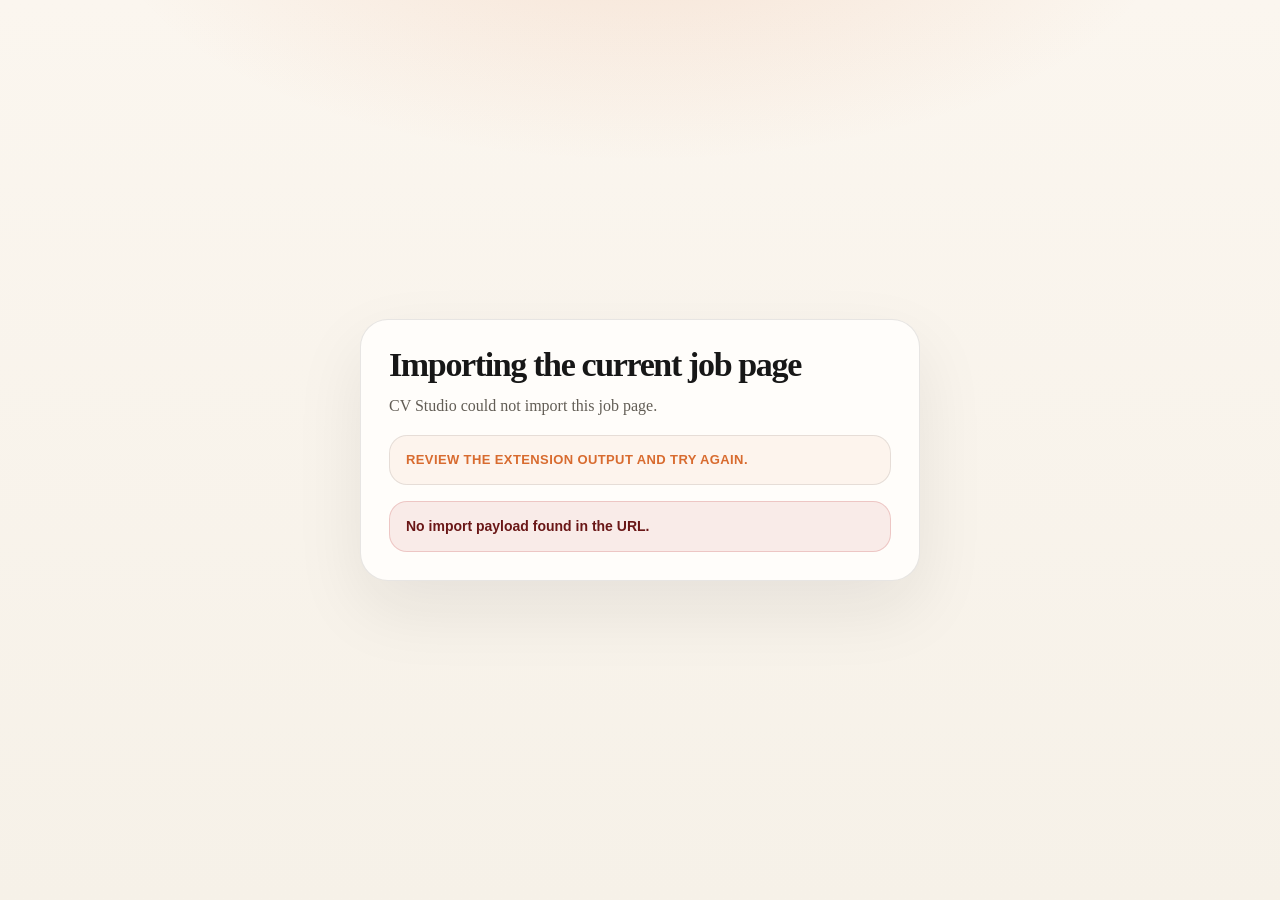
<file: extension-bridge.html>
<!doctype html>
<html lang="en">
<head>
  <meta charset="utf-8">
  <meta name="viewport" content="width=device-width,initial-scale=1,viewport-fit=cover">
  <title>CV Studio | Importing job description</title>
  <meta name="robots" content="noindex,nofollow">
  <style>
    :root{
      --bg:#f6f1e8;
      --card:#fffdfa;
      --text:#171717;
      --muted:#625d55;
      --line:rgba(23,23,23,.10);
      --accent:#d86b2f;
    }
    *{box-sizing:border-box}
    body{
      margin:0;
      min-height:100vh;
      display:grid;
      place-items:center;
      padding:24px;
      background:
        radial-gradient(900px 420px at 50% -10%, rgba(216,107,47,.14), transparent 60%),
        linear-gradient(180deg, #fbf6ef 0%, var(--bg) 100%);
      color:var(--text);
      font-family:Georgia, "Times New Roman", serif;
    }
    .card{
      width:min(560px, 100%);
      border:1px solid var(--line);
      border-radius:28px;
      background:var(--card);
      box-shadow:0 28px 70px rgba(23,23,23,.08);
      padding:28px;
    }
    h1{
      margin:0 0 10px;
      font-size:34px;
      line-height:1.02;
      letter-spacing:-.04em;
    }
    p{
      margin:0;
      color:var(--muted);
      line-height:1.65;
      font-size:16px;
    }
    .meta{
      margin-top:16px;
      padding:14px 16px;
      border-radius:18px;
      border:1px solid var(--line);
      background:rgba(216,107,47,.06);
      color:var(--accent);
      font:600 13px/1.5 "Trebuchet MS", "Gill Sans", sans-serif;
      letter-spacing:.03em;
      text-transform:uppercase;
    }
    .error{
      margin-top:16px;
      padding:14px 16px;
      border-radius:18px;
      border:1px solid rgba(180, 30, 30, .18);
      background:rgba(180, 30, 30, .08);
      color:#6a1717;
      display:none;
      font:700 14px/1.5 "Trebuchet MS", "Gill Sans", sans-serif;
    }
  </style>
</head>
<body>
  <main class="card">
    <h1>Importing the current job page</h1>
    <p id="status">Preparing the job description so CV Studio can open it in the existing tailoring flow.</p>
    <div class="meta" id="meta">Waiting for extension payload…</div>
    <div class="error" id="error"></div>
  </main>

  <script>
    (() => {
      "use strict";

      const EXT_IMPORT_KEY = "cvstudio_extension_import_v1";
      const MAX_DESCRIPTION_CHARS = 20000;

      function setText(id, value){
        const el = document.getElementById(id);
        if(el) el.textContent = String(value || "");
      }

      function showError(message){
        const el = document.getElementById("error");
        if(!el) return;
        el.style.display = "block";
        el.textContent = String(message || "Unknown import error.");
      }

      function decodeBase64UrlUtf8(input){
        const raw = String(input || "").trim();
        if(!raw) return "";
        const base64 = raw.replace(/-/g, "+").replace(/_/g, "/");
        const padded = base64 + "=".repeat((4 - (base64.length % 4 || 4)) % 4);
        const ascii = atob(padded);
        const bytes = Uint8Array.from(ascii, (ch) => ch.charCodeAt(0));
        return new TextDecoder().decode(bytes);
      }

      function normalizeImport(payload){
        const obj = payload && typeof payload === "object" ? payload : {};
        const title = String(obj.title || obj.job_title || obj.page_title || "").trim();
        const company = String(obj.company || obj.company_name || "").trim();
        const apply = String(obj.apply_url || obj.url || "").trim();
        const description = String(obj.description || obj.job_description || obj.text || "").trim().slice(0, MAX_DESCRIPTION_CHARS);
        const languageHint = String(obj.language_hint || obj.lang_hint || "auto").trim().toLowerCase() || "auto";
        const sourceHost = String(obj.source_host || obj.host || "").trim();

        if(!description){
          throw new Error("The extension did not provide any job description text.");
        }

        return {
          title,
          company,
          apply_url: apply,
          language_hint: languageHint,
          description,
          source_host: sourceHost,
          imported_at: new Date().toISOString(),
          source: "chrome_extension"
        };
      }

      function readImportFromHash(){
        const hash = String(window.location.hash || "");
        if(!hash.startsWith("#")) return null;
        const params = new URLSearchParams(hash.slice(1));
        const raw = params.get("import");
        if(!raw) return null;
        const json = decodeBase64UrlUtf8(raw);
        return normalizeImport(JSON.parse(json));
      }

      function redirectToStudio(){
        const next = "./cv.html?source=extension";
        window.location.replace(next);
      }

      try{
        const payload = readImportFromHash();
        if(!payload){
          throw new Error("No import payload found in the URL.");
        }

        localStorage.setItem(EXT_IMPORT_KEY, JSON.stringify(payload));
        setText("status", "Job description saved. Opening CV Studio now.");
        setText("meta", [
          payload.title || "Untitled role",
          payload.company || "Unknown company",
          payload.source_host || "Imported from browser extension"
        ].filter(Boolean).join(" • "));

        setTimeout(redirectToStudio, 140);
      }catch(err){
        const message = err && err.message ? err.message : String(err);
        setText("status", "CV Studio could not import this job page.");
        setText("meta", "Review the extension output and try again.");
        showError(message);
      }
    })();
  </script>
</body>
</html>
</file>
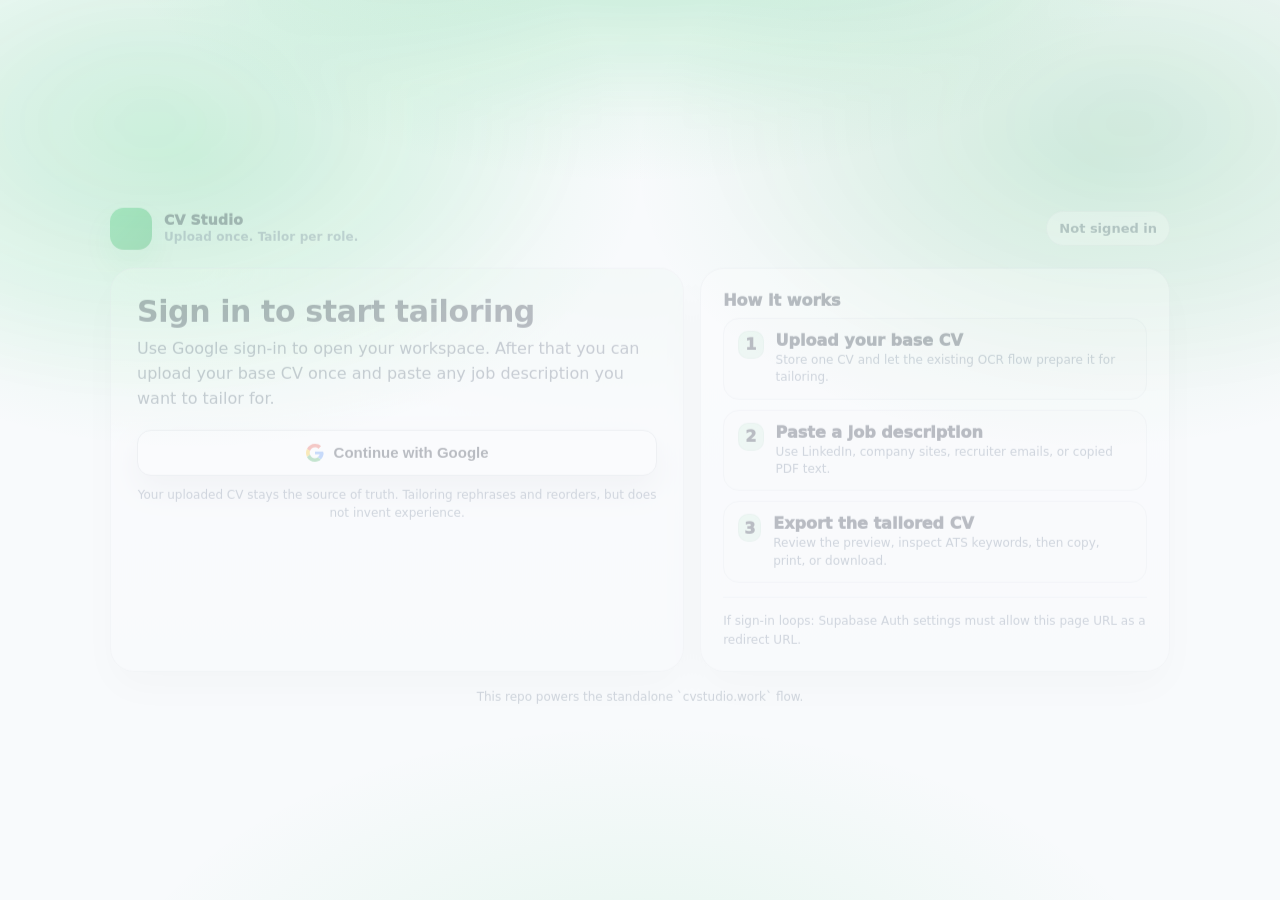
<file: profile.html>
<!doctype html>
<html lang="en">
<head>
  <meta charset="utf-8"/>
  <meta name="viewport" content="width=device-width,initial-scale=1,viewport-fit=cover"/>
  <title>CV Studio • Upload CV</title>
  <meta name="description" content="Upload your base CV once to unlock CV tailoring from pasted job descriptions."/>

  <!-- Shared styles -->
  <link rel="stylesheet" href="./shared.css"/>

  <style>

/* Page-specific layout for Profile (shared.css provides the base UI) */

.grid{
  display:grid;
  grid-template-columns: 1.35fr .65fr;
  gap:14px;
  align-items:start;
}
@media (max-width:1100px){
  .grid{grid-template-columns:1fr}
}

/* Cards with internal sections */
.cardNoPad{padding:0}
.sectionHeader{
  padding:14px 14px 0 14px;
}
.sectionBody{
  padding:14px;
}
.stepTitle{
  display:flex;
  align-items:center;
  justify-content:space-between;
  gap:10px;
  flex-wrap:wrap;
}
.stepTitle h2{
  margin:0;
  font-size:16px;
  font-weight:950;
  letter-spacing:-.2px;
}

/* Form layout */
.field{display:grid; gap:8px; margin-top:12px}
.field label{font-size:13px; font-weight:850; color:rgba(17,19,24,.72)}
.field .small{margin-top:0}
.fieldRow{
  display:grid;
  grid-template-columns:1fr 1fr;
  gap:12px;
}
@media (max-width:700px){
  .fieldRow{grid-template-columns:1fr}
}

/* Progress UI (CV upload + OCR) */
.progressWrap{
  margin-top:12px;
  border:1px solid rgba(17,19,24,.10);
  background:rgba(17,19,24,.03);
  border-radius:16px;
  padding:12px;
}
.progressTop{
  display:flex;
  align-items:center;
  justify-content:space-between;
  gap:10px;
  flex-wrap:wrap;
}
.progressBar{
  height:10px;
  border-radius:999px;
  background:rgba(17,19,24,.08);
  overflow:hidden;
  border:1px solid rgba(17,19,24,.10);
  margin-top:10px;
}

/* Progress fill element (used by this page via id) */
#cvProgressFill{
  height:100%;
  width:0%;
  background:linear-gradient(90deg, rgba(34,197,94,.85), rgba(22,163,74,.85));
  border-radius:999px;
  transition:width .25s ease;
}

.progressFill{
  height:100%;
  width:0%;
  background:linear-gradient(90deg, rgba(34,197,94,.85), rgba(22,163,74,.85));
  border-radius:999px;
  transition:width .25s ease;
}
.progressHint{
  margin-top:10px;
  font-size:12px;
  color:rgba(17,19,24,.58);
  font-weight:650;
  line-height:1.45;
}

/* KPIs (right column) */
.kpiCol{display:grid; gap:10px}
.kpiRow{
  display:flex;
  align-items:center;
  justify-content:space-between;
  gap:12px;
  padding:10px 0;
  border-top:1px solid rgba(17,19,24,.08);
}
.kpiRow:first-child{border-top:0;padding-top:0}
.kpiName{font-size:12px; color:rgba(17,19,24,.58); font-weight:800}
.kpiVal{font-size:12px; font-weight:950}
.kpiVal.ok{color:#0a3d1f}
.kpiVal.warn{color:#5a3b00}
.kpiVal.bad{color:#5a1130}
.mono{
  font-family:ui-monospace, SFMono-Regular, Menlo, Monaco, Consolas, "Liberation Mono", "Courier New", monospace;
  font-size:12px;
  word-break:break-all;
  color:rgba(17,19,24,.64);
}

/* Small helper box */
.helpBox{
  padding:12px 14px;
  border-radius:16px;
  border:1px solid rgba(17,19,24,.10);
  background:rgba(17,19,24,.03);
}

/* Chips (AI suggestions) */
.chips{
  display:flex;
  flex-wrap:wrap;
  gap:8px;
  margin-top:10px;
}
.chip{
  display:inline-flex;
  align-items:center;
  gap:8px;
  padding:9px 10px;
  border-radius:999px;
  border:1px solid rgba(17,19,24,.14);
  background:rgba(17,19,24,.03);
  cursor:pointer;
  user-select:none;
  font-weight:850;
  font-size:12px;
  opacity:0;
  transform:translateY(6px);
  animation:chipIn .28s ease forwards;
}
.chip.selected{
  border-color:rgba(34,197,94,.55);
  background:rgba(34,197,94,.14);
}
.chip.aiTag{
  border-color:rgba(34,197,94,.55);
  background:rgba(34,197,94,.10);
  cursor:default;
}
@keyframes chipIn{
  from{opacity:0;transform:translateY(6px)}
  to{opacity:1;transform:translateY(0)}
}

/* Step complete (subtle dim) */
.stepDone{
  opacity:.78;
  filter:saturate(.92);
}
.stepDone .helpBox, .stepDone .progressWrap{opacity:.9}

/* AI card highlight */
.aiCard{
  border:1px solid rgba(34,197,94,.28);
  background:
    radial-gradient(700px 220px at 15% 0%, rgba(34,197,94,.18), transparent 60%),
    radial-gradient(700px 220px at 85% 20%, rgba(22,163,74,.12), transparent 60%),
    linear-gradient(180deg, rgba(255,255,255,.92), rgba(255,255,255,.82));
}
.aiGlow{box-shadow:0 18px 52px rgba(34,197,94,.12)}

/* Compatibility: older button variants used in this page */
.btn.cta{ /* treat as primary */
  border-color:rgba(34,197,94,.45);
  background:linear-gradient(180deg, rgba(34,197,94,.16), rgba(34,197,94,.10));
}
.btn.good{ /* soft green */
  border-color:rgba(34,197,94,.38);
  background:rgba(34,197,94,.10);
}

/* Small pill variant used for AI labels */
.pill.mini{
  padding:7px 10px;
  font-size:12px;
  font-weight:850;
}


/* Link-like button (used for Regenerate) */
.linkBtn{
  background:transparent;
  border:0;
  padding:0;
  font:inherit;
  color:rgba(22,163,74,.95);
  font-weight:950;
  cursor:pointer;
}
.linkBtn:hover{ text-decoration:underline }
.linkBtn:disabled{ opacity:.55; cursor:not-allowed; text-decoration:none }

  

/* ============================================================
Activity log modal (Account dropdown)
============================================================ */
.row{ display:flex; gap:10px; flex-wrap:wrap; align-items:center; }

.activityList{ display:flex; flex-direction:column; gap:10px; }
.activityItem{
  border:1px solid rgba(17,19,24,.10);
  background:rgba(17,19,24,.03);
  border-radius:14px;
  padding:10px 12px;
}
.activityTop{ display:flex; align-items:flex-start; justify-content:space-between; gap:10px; }
.activityTitle{ font-weight:950; }
.activityMeta{
  margin-top:6px;
  display:flex;
  flex-wrap:wrap;
  gap:8px;
  color:rgba(17,19,24,.60);
  font-size:12px;
  font-weight:750;
}

.iconX{
  border:1px solid rgba(17,19,24,.12);
  background:rgba(17,19,24,.04);
  border-radius:999px;
  padding:7px 10px;
  font-weight:950;
  cursor:pointer;
}



/* ============================================================
CV upload dropzone + tiny spinner
============================================================ */
.dropzone{
  border:2px dashed rgba(17,19,24,.18);
  background:rgba(255,255,255,.62);
  border-radius:18px;
  padding:14px;
  cursor:pointer;
  transition:transform .12s ease, box-shadow .12s ease, background .12s ease, border-color .12s ease;
}
.dropzone:hover{
  transform:translateY(-1px);
  background:rgba(255,255,255,.78);
  border-color:rgba(17,19,24,.28);
}
.dropzone.dragOver{
  border-color:rgba(34,197,94,.60);
  background:rgba(34,197,94,.08);
  box-shadow:0 0 0 4px rgba(34,197,94,.14);
}
.dzTop{ display:flex; align-items:flex-start; justify-content:space-between; gap:12px; flex-wrap:wrap; }
.dzTitle{ font-size:14px; font-weight:950; letter-spacing:-.15px; }
.dzSub{ margin-top:4px; font-size:13px; font-weight:750; color:rgba(17,19,24,.60); line-height:1.35; }
.dzMeta{ margin-top:10px; font-size:12px; font-weight:650; color:rgba(17,19,24,.56); line-height:1.45; }

.spin{
  display:inline-block;
  width:14px;
  height:14px;
  border-radius:999px;
  border:2px solid rgba(17,19,24,.16);
  border-top-color:rgba(34,197,94,.85);
  animation:spin 1s linear infinite;
  vertical-align:-2px;
}
@keyframes spin{ to{ transform:rotate(360deg); } }

/* Tiny spinner (used for background job prefetch status) */
.spinner{
  width:14px;height:14px;
  border-radius:999px;
  border:2px solid rgba(17,19,24,.18);
  border-top-color: rgba(34,197,94,.92);
  animation: spin .9s linear infinite;
}
@keyframes spin{ to { transform: rotate(360deg); } }

/* Make quick-choice chips feel like controls */
.chip.quick{
  font-size:12px;
  padding:7px 10px;
  font-weight:900;
}



/* ============================================================
Step 2 (Matched jobs) — form facelift
============================================================ */
#prefsCard .sectionBody{ padding-top:12px; }

#prefsCard .prefsForm{
  display:grid;
  grid-template-columns: 1.05fr .95fr;
  gap:14px;
  align-items:start;
  margin-top:2px;
}
@media (max-width:900px){
  #prefsCard .prefsForm{ grid-template-columns:1fr; }
}

#prefsCard .formGroup{
  border:1px solid rgba(17,19,24,.10);
  background:rgba(17,19,24,.02);
  border-radius:20px;
  padding:12px;
}

#prefsCard .formGroupHeader{ margin-bottom:10px; }
#prefsCard .formGroupTitle{
  font-size:13px;
  font-weight:950;
  letter-spacing:-.15px;
  display:flex;
  align-items:center;
  gap:8px;
}
#prefsCard .formGroupSub{
  margin-top:4px;
  font-size:12px;
  color:rgba(17,19,24,.60);
  font-weight:750;
  line-height:1.35;
}

#prefsCard .formGroup .field{ margin-top:10px; }
#prefsCard .formGroup .field:first-of-type{ margin-top:0; }

/* When a field is in a fieldRow (2-col), keep spacing clean */
#prefsCard .formGroup .fieldRow{ margin-top:10px; }
#prefsCard .formGroup .fieldRow .field{ margin-top:0; }

#prefsCard .fieldCard{
  border:1px solid rgba(17,19,24,.10);
  background:rgba(255,255,255,.70);
  border-radius:18px;
  padding:12px;
  box-shadow:0 1px 0 rgba(17,19,24,.02);
  transition:
    box-shadow .12s ease,
    transform .12s ease,
    border-color .12s ease,
    background .12s ease;
}
#prefsCard .fieldCard:focus-within{
  border-color:rgba(34,197,94,.55);
  background:rgba(34,197,94,.06);
  box-shadow:0 0 0 4px rgba(34,197,94,.12), 0 12px 30px rgba(17,19,24,.07);
  transform:translateY(-1px);
}

#prefsCard .labelRow{
  display:flex;
  align-items:flex-end;
  justify-content:space-between;
  gap:10px;
  flex-wrap:wrap;
}
#prefsCard .labelRow label{
  margin:0;
  font-size:13px;
  font-weight:950;
  color:rgba(17,19,24,.78);
}

#prefsCard .fieldTag{
  display:inline-flex;
  align-items:center;
  gap:6px;
  padding:6px 10px;
  border-radius:999px;
  font-size:11px;
  font-weight:950;
  border:1px solid rgba(17,19,24,.12);
  background:rgba(17,19,24,.03);
  color:rgba(17,19,24,.66);
  white-space:nowrap;
}
#prefsCard .fieldTag.req{
  border-color: rgba(34,197,94,.40);
  background: rgba(34,197,94,.12);
  color: rgba(10,61,31,.95);
}
#prefsCard .fieldTag.opt{ opacity:.92; }

#prefsCard input,
#prefsCard textarea,
#prefsCard select{
  width:100%;
  border-radius:14px;
  border:1px solid rgba(17,19,24,.14);
  background:rgba(255,255,255,.92);
  padding:11px 12px;
  font-size:14px;
  font-weight:850;
  color:rgba(17,19,24,.92);
  outline:none;
  transition:border-color .12s ease, box-shadow .12s ease, background .12s ease;
}
#prefsCard textarea{
  min-height:92px;
  resize:vertical;
  line-height:1.35;
}
#prefsCard input:focus,
#prefsCard textarea:focus,
#prefsCard select:focus{
  border-color:rgba(34,197,94,.68);
  box-shadow:0 0 0 4px rgba(34,197,94,.14);
  background:#fff;
}
#prefsCard ::placeholder{
  color:rgba(17,19,24,.40);
  font-weight:800;
}

#prefsCard .helper{
  margin-top:8px;
  color:rgba(17,19,24,.58);
  font-weight:750;
  line-height:1.45;
}

/* Chips inside fields (keep them feeling like controls) */
#prefsCard .chip.quick{
  background:rgba(255,255,255,.72);
  border-color:rgba(17,19,24,.14);
}
#prefsCard .chip.quick:hover{
  transform:translateY(-1px);
  box-shadow:0 10px 22px rgba(17,19,24,.06);
  background:rgba(255,255,255,.92);
  border-color:rgba(17,19,24,.22);
}

/* Footer area */
#prefsCard .prefsFooter{
  margin-top:14px;
  padding-top:12px;
  border-top:1px solid rgba(17,19,24,.08);
  display:flex;
  align-items:flex-start;
  justify-content:space-between;
  gap:12px;
  flex-wrap:wrap;
}
#prefsCard .prefsFooter .actions{ margin-top:0; }
#prefsCard .prefsFooter .small{ margin-top:0; }
#prefsCard #autosaveHint,
#prefsCard #continueHint{ max-width: 720px; }

</style>
</head>

<body>
<header class="topbar">
  <nav class="nav">
    <a class="brand" href="./index.html" data-nav="1" aria-label="Home">
      <span class="logo" aria-hidden="true"></span>
      <span>CV Studio</span>
    </a>

    <div class="navlinks">
<a class="pill active" href="./profile.html" data-nav="1">Upload CV</a>
      <a class="pill" href="./cv.html" data-nav="1">Tailor CV</a>

      <details class="navDrop" id="navAccount" style="display:none">
        <summary class="pill" aria-label="Account menu">
          <span id="navAccountLabel">Account</span>
          <span aria-hidden="true">▾</span>
        </summary>

        <div class="navMenu" role="menu" aria-label="Account menu">
          <div class="menuLabel">Account</div>
          <a class="pill active" href="./profile.html" data-nav="1" role="menuitem">Upload CV</a>
          <a class="pill" href="./cv.html" data-nav="1" role="menuitem">Tailor CV</a>

          <div class="menuSep" role="separator"></div>
          <button class="btn danger" id="navLogout" type="button" role="menuitem">Logout</button>
        </div>
      </details>

      <a class="pill" href="./signup.html" id="navSignIn" data-nav="1">Sign in</a>
    </div>
  </nav>
</header>
<main class="main">
<h1 class="h1">Upload CV</h1>
<p class="sub" id="subLine">Loading…</p>
<div class="errorTop" id="errorTop"></div>
<div class="grid">
<section class="card cardNoPad" id="step1Card">
<div class="sectionHeader">
<div class="stepTitle">
<h2>Step 1: Upload your base CV</h2>
<span class="badge" id="cvStatusBadge">Loading</span>
</div>
<p class="small">Upload the CV you want to tailor from. PDF works best because the existing OCR flow can extract and structure the text more reliably.</p>
</div>
<div class="sectionBody">
<div class="dropzone" id="cvDropzone" tabindex="0" role="button" aria-label="Upload CV">
  <div class="dzTop">
    <div style="min-width:0">
      <div class="dzTitle">Drop your CV here</div>
      <div class="dzSub">PDF recommended for best results (OCR + AI).</div>
    </div>
    <button class="btn primary" id="browseCvBtn" type="button">Choose file</button>
  </div>
  <div class="dzMeta">Supported: PDF/DOC/DOCX · Max 9MB · Stored securely for tailoring + job matching.</div>
</div>
<input accept=".pdf,.doc,.docx,application/pdf,application/msword,application/vnd.openxmlformats-officedocument.wordprocessingml.document" id="cvFile" type="file" style="display:none"/>

<div class="progressWrap" id="cvProgressWrap" style="display:none">
<div class="small" id="cvProgressText">Preparing…</div>
<div aria-label="Upload progress" class="progressBar">
<div id="cvProgressFill"></div>
</div>
<div class="small" id="cvProgressHint" style="margin-top:8px"></div>
</div>
<div class="helpBox" style="margin-top:12px">
<div class="small" id="cvHint">No CV uploaded yet.</div>
<div class="small" id="ocrHint" style="margin-top:6px"></div>
<div class="actions" style="margin-top:10px">
  <button class="btn" id="retryOcrBtn" type="button" style="display:none">Retry OCR</button>
</div>
</div>
<div class="hr"></div>
<div class="helpBox aiCard aiGlow" id="aiBox" style="display:none">
<div class="stepTitle">
<div style="display:flex;align-items:center;gap:10px;flex-wrap:wrap">
<h2 style="margin:0;font-size:16px">AI job title suggestions (auto)</h2>
<button class="linkBtn" id="aiRegenerateLink" style="display:none" type="button">Regenerate</button>
</div>
<span class="badge" id="aiStatusBadge">Locked</span>
</div>
<div class="small" id="aiHint" style="margin-top:6px">We generate suggestions automatically once your CV text is ready (and save them to your account for job matching). You can regenerate anytime.</div>
<div class="actions" style="margin-top:12px">
<button class="btn cta" disabled="" id="aiGenerateBtn" type="button">Generate now</button>
<button class="btn" disabled="" id="aiApplyBtn" type="button">Update job titles below</button>
</div>
<div id="aiTitlesWrap" style="margin-top:12px;display:none"></div>
<div class="hr"></div>
<div id="aiAltWrap" style="display:none">
<div class="small" style="font-weight:850">Alternative roles based on your skills</div>
<div class="chips" id="aiAltChips" style="margin-top:10px"></div>
</div>
<div id="aiSkillsWrap" style="display:none;margin-top:14px">
<div class="small" style="font-weight:850">Top skills (core + tools)</div>
<div class="chips" id="aiSkillsChips" style="margin-top:10px"></div>
</div>
</div>
<div class="hr"></div>
<div class="helpBox">
<div class="small"><strong>Tip:</strong> If you upload DOC/DOCX, OCR might not run. A PDF gives the best results.</div>
</div>
</div>
</section>
<aside class="card">
<div class="sectionHeader">
<div class="stepTitle">
<h2>CV setup status</h2>
<span class="badge" id="signedInBadge">Checking…</span>
</div>
<p class="small">This status comes from the shared backend and shows whether your CV upload is ready for tailoring.</p>
</div>
<div class="sectionBody">
<div class="kpiCol">
<div class="kpiRow">
<div class="kpiName">Signed in</div>
<div class="kpiVal" id="kSigned">…</div>
</div>
<div class="kpiRow">
<div class="kpiName">Customer ID</div>
<div class="kpiVal mono" id="kCustomerId">—</div>
</div>
<div class="kpiRow">
<div class="kpiName">Profile complete</div>
<div class="kpiVal" id="kProfile">…</div>
</div>
<div class="kpiRow" style="display:none">
<div class="kpiName">Plan selected</div>
<div class="kpiVal" id="kPlan">…</div>
</div>
<div class="kpiRow">
<div class="kpiName">CV uploaded</div>
<div class="kpiVal" id="kCv">…</div>
</div>
<div class="kpiRow">
<div class="kpiName">OCR status</div>
<div class="kpiVal" id="kOcr">…</div>
</div>
</div>
<div class="hr"></div>
<div class="actions">
<button class="btn primary" id="openCvBtn" type="button">Open CV Studio</button>
</div>

<div class="hr"></div>
<div class="helpBox" id="gmailVerifyBox" style="display:none">
  <div class="stepTitle">
    <h2>Gmail sending check</h2>
    <span class="badge" id="gmailStatusBadge">Not checked</span>
  </div>
  <div class="small" id="gmailHint" style="margin-top:8px">Connect Gmail and send a test email to yourself. This confirms Gmail delivery end-to-end before you rely on it.</div>
  <div class="mono" id="gmailMeta" style="margin-top:8px;display:none"></div>
  <div class="actions" style="margin-top:10px">
    <button class="btn primary" id="gmailVerifyBtn" type="button">Connect Gmail &amp; send test</button>
    <button class="btn" id="gmailSendAgainBtn" type="button" style="display:none">Send another test</button>
  </div>
</div>

<details class="helpBox" style="margin-top:12px;display:none">
  <summary class="small" style="cursor:pointer;font-weight:850">More links</summary>
  <div class="actions" style="margin-top:10px">
    <a class="btn" data-nav="1" href="./index.html">Home</a>
    <a class="btn" data-nav="1" href="./cv.html">Tailor CV</a>
  </div>
</details>
</div>
</aside>
<section class="card cardNoPad" id="prefsCard" style="grid-column:1/-1;display:none">
<div class="sectionHeader">
<div class="stepTitle">
<h2>Step 2 (recommended): Enable matched jobs</h2>
<div class="row" style="gap:8px">
<span class="badge" id="jobsPrefetchBadge" style="display:none">Fetching jobs…</span>
<span class="badge" id="saveStatusBadge">Not saved</span>
</div>
</div>
<p class="small">We already store your AI job titles in the background. Add your location — preferences auto‑save as you type — so we can fetch matched jobs automatically (Jobs feed + Auto‑Apply later).</p>
<div class="row" id="jobsPrefetchRow" style="display:none; gap:10px; margin-top:10px">
  <div class="spinner" aria-hidden="true"></div>
  <div class="small" id="jobsPrefetchText">Fetching matched jobs in the background…</div>
</div>
</div>
<div class="sectionBody">

  <div class="prefsForm" role="form" aria-label="Matched jobs preferences">
    <!-- Left column: what roles -->
    <div class="formGroup">
      <div class="formGroupHeader">
        <div class="formGroupTitle">Role preferences</div>
        <div class="formGroupSub">What kinds of jobs should we match you with?</div>
      </div>

      <div class="field fieldCard">
        <div class="labelRow">
          <label for="jobTitles">Desired job titles</label>
          <span class="fieldTag req">Required</span>
        </div>
        <textarea id="jobTitles" placeholder="Receptionist, Front Desk Agent, Rezeption"></textarea>
        <div class="small helper">Tip: add 3–5 variations to avoid “0 jobs found”.</div>

        <div id="aiAppliedWrap" style="display:none;margin-top:10px">
          <div class="small"><strong>AI-added titles</strong></div>
          <div id="aiAppliedChips"></div>
        </div>
      </div>

      <div class="field fieldCard">
        <div class="labelRow">
          <label for="industries">Industries</label>
          <span class="fieldTag opt">Optional</span>
        </div>
        <input id="industries" placeholder="Healthtech, Hospitality, Wellness"/>
        <div class="small helper">Leave blank if you want broad matches across industries.</div>
      </div>
    </div>

    <!-- Right column: where to search -->
    <div class="formGroup">
      <div class="formGroupHeader">
        <div class="formGroupTitle">Location &amp; radius</div>
        <div class="formGroupSub">Where should we search (and how far are you willing to travel)?</div>
      </div>

      <div class="fieldRow">
        <div class="field fieldCard">
          <div class="labelRow">
            <label for="country">Country</label>
          </div>
          <select id="country">
            <option value="DE">Germany (DE)</option>
            <option value="UK">United Kingdom (UK)</option>
          </select>
        </div>

        <div class="field fieldCard">
          <div class="labelRow">
            <label for="radiusKm">Radius (km)</label>
            <span class="fieldTag opt">Optional</span>
          </div>
          <input id="radiusKm" inputmode="numeric" placeholder="20"/>
          <div class="row" id="radiusQuick" style="gap:8px;margin-top:10px;flex-wrap:wrap">
            <div class="chip quick" data-radius="10">10 km</div>
            <div class="chip quick" data-radius="20">20 km</div>
            <div class="chip quick" data-radius="50">50 km</div>
            <div class="chip quick" data-radius="100">100 km</div>
          </div>
        </div>
      </div>

      <div class="field fieldCard">
        <div class="labelRow">
          <div class="row" style="gap:8px; align-items:flex-end; flex-wrap:wrap">
            <label for="locations" style="margin:0">Main location(s)</label>
            <span class="fieldTag req">Required</span>
          </div>
          <button class="btn small" id="useCvLocationBtn" type="button" style="display:none">Use CV location</button>
        </div>

        <input id="locations" placeholder="Berlin, Potsdam"/>

        <div id="locSuggestWrap" style="display:none;margin-top:10px">
          <div class="small"><strong>Suggested from your CV</strong> (click to apply)</div>
          <div id="locSuggestChips"></div>
        </div>

        <div id="locQuickWrap" style="margin-top:10px">
          <div class="small"><strong>Popular in Germany</strong></div>
          <div id="locQuickChips"></div>
        </div>
      </div>
    </div>
  </div>

  <div class="prefsFooter">
    <div class="actions">
      <button class="btn primary" id="continueBtn" type="button">Open CV Studio</button>
    </div>
    <div style="display:grid; gap:8px; min-width:260px">
      <div class="small" id="autosaveHint">Auto‑save is on. Preferences are saved as you type (and when you open CV Studio).</div>
      <div class="small" id="continueHint"></div>
    </div>
  </div>

</div>
</section>
</div>
</main>

  

  <!-- Activity log modal (Account dropdown) -->
  <div class="modalBackdrop" id="activityModal" style="display:none">
    <div class="modalCard">
      <div class="modalScroll">
        <div class="modalHeader">
          <div style="min-width:0">
            <div class="modalTitle">Activity log</div>
            <div class="small">Recent actions like queued, prioritized, skipped, applied, rejected.</div>
          </div>
          <button class="iconX" id="activityCloseX" type="button" aria-label="Close">✕</button>
        </div>

        <div class="row" style="margin-top:12px; justify-content:space-between">
          <div class="row" style="gap:10px">
            <label class="small" for="activityFilter">Filter</label>
            <select id="activityFilter">
              <option value="">All</option>
              <option value="queued">Queued</option>
              <option value="prioritized">Prioritized</option>
              <option value="skipped">Skipped</option>
              <option value="applied">Applied</option>
              <option value="rejected">Rejected</option>
            </select>
          </div>
          <button class="btn" id="activityRefresh" type="button">Refresh</button>
        </div>

        <div class="errorTop" id="activityError"></div>

        <div id="activityWrap" style="margin-top:10px">
          <div class="modalMonoBox">Loading…</div>
        </div>
      </div>

      <div class="modalActions">
        <a class="btn ghost" href="./cv.html" data-nav="1">Open CV Studio</a>
        <button class="btn" id="activityClose" type="button">Close</button>
      </div>
    </div>
  </div>

  <!-- Scripts: order matters -->
  <script>
    window.CVStudio = window.CVStudio || {};
    window.CVStudio.config = Object.assign({}, window.CVStudio.config || {}, {
      API_BASE: "https://jobmejob.schoene-viktor.workers.dev",
      PRODUCT_NAME: "CV Studio",
      STANDALONE: true,
      FEATURES: {
        gmail: false,
        jobMatching: false
      }
    });
  </script>
  <script src="./vendor/supabase-js-2.100.1.js"></script>
  <script src="./auth.js"></script>
  <script src="./shared.js"></script>

  <script src="./profile.app.js"></script>
</body>
</html>
</file>
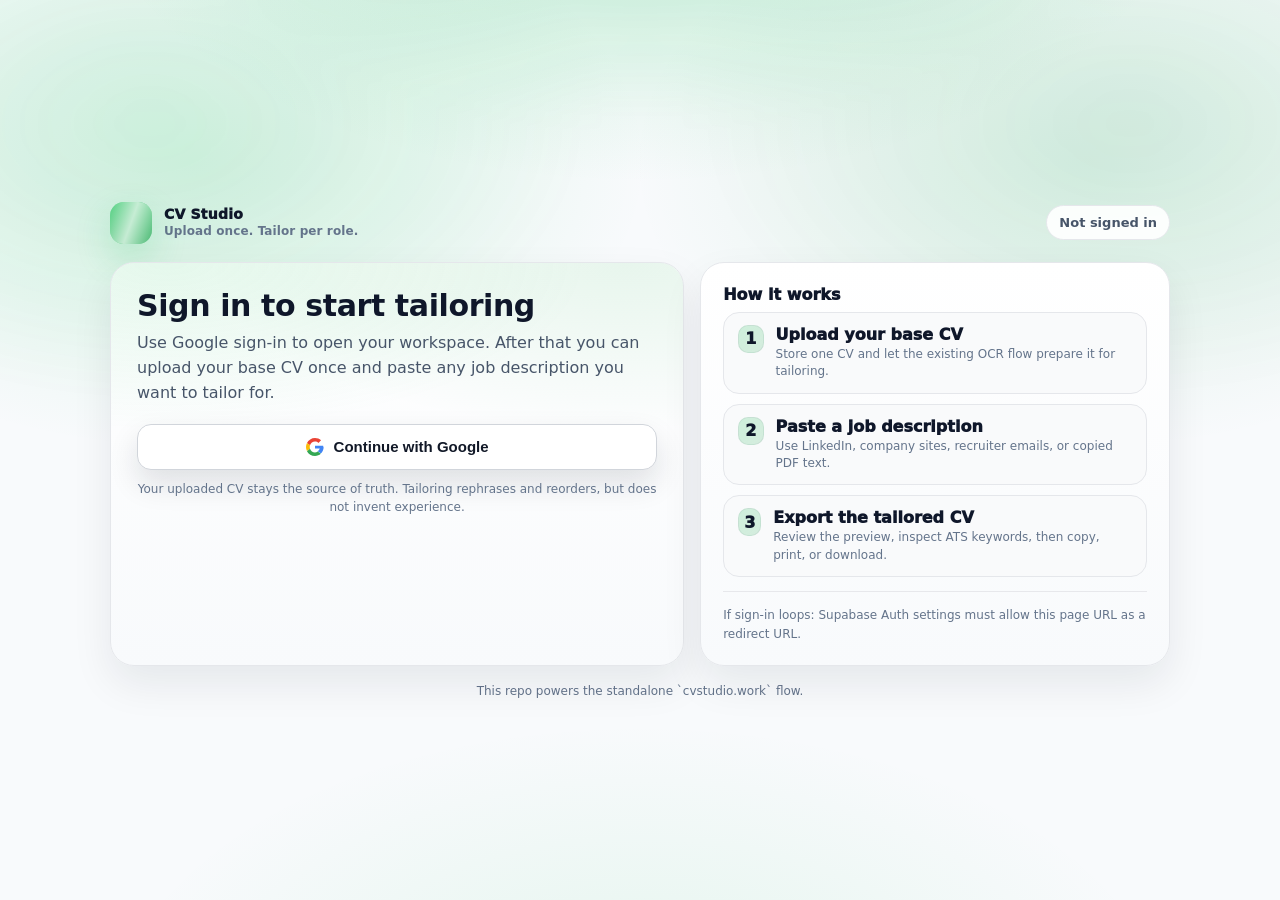
<file: signup.html>
<!doctype html>
<html lang="en">
<head>
<meta charset="utf-8">
<meta name="viewport" content="width=device-width,initial-scale=1,viewport-fit=cover">
<title>CV Studio | Sign in</title>
<meta name="description" content="Sign in with Google to upload your base CV and tailor it to pasted job descriptions.">

<style>
:root{
--bg:#f8fafc;
--card:#ffffff;
--card2:#f8fafc;
--border:#e5e7eb;
--text:#0f172a;
--muted:#475569;
--muted2:#64748b;
--shadow:0 18px 40px rgba(15,23,42,.08);
--g1:#22c55e;
--g2:#16a34a;
--link:#16a34a;
--max:1060px;
}
*{box-sizing:border-box}
html,body{height:100%}
body{
margin:0;
font-family:ui-sans-serif,system-ui,-apple-system,Segoe UI,Roboto,Helvetica,Arial;
color:var(--text);
/* Soft fog background (matches your screenshot style; avoids harsh corner blobs) */
background:
radial-gradient(900px 520px at 50% -140px, rgba(34,197,94,.22), transparent 62%),
radial-gradient(760px 480px at 15% 18%, rgba(34,197,94,.14), transparent 60%),
radial-gradient(760px 480px at 85% 18%, rgba(22,163,74,.12), transparent 60%),
radial-gradient(900px 520px at 50% 115%, rgba(34,197,94,.10), transparent 60%),
var(--bg);
background-attachment:fixed;
}
body::before{
content:"";
position:fixed;
inset:-60px;
background:
radial-gradient(900px 520px at 50% -140px, rgba(34,197,94,.18), transparent 62%),
radial-gradient(760px 480px at 15% 18%, rgba(34,197,94,.10), transparent 60%),
radial-gradient(760px 480px at 85% 18%, rgba(22,163,74,.08), transparent 60%);
filter:blur(18px);
opacity:.9;
pointer-events:none;
z-index:-1;
}
a{color:inherit}
.wrap{
min-height:100%;
display:grid;
place-items:center;
padding:28px 16px;
}
.shell{width:100%;max-width:var(--max)}
.top{
display:flex;
align-items:center;
justify-content:space-between;
gap:12px;
margin-bottom:18px;
}
.brand{
display:flex;
align-items:center;
gap:12px;
text-decoration:none;
user-select:none;
}
.logo{
width:42px;height:42px;border-radius:14px;
background:linear-gradient(135deg,var(--g1),var(--g2));
box-shadow:0 14px 35px rgba(34,197,94,.22);
position:relative;
overflow:hidden;
}
.logo::after{
content:"";
position:absolute;inset:-40%;
background:linear-gradient(90deg, transparent, rgba(255,255,255,.75), transparent);
transform:rotate(20deg);
animation:shine 2.8s ease-in-out infinite;
}
@keyframes shine{
0%{transform:translateX(-55%) rotate(20deg);opacity:0}
35%{opacity:1}
70%{opacity:0}
100%{transform:translateX(55%) rotate(20deg);opacity:0}
}
.wordmark{display:flex;flex-direction:column;gap:2px}
.wordmark .name{font-weight:950;letter-spacing:.2px;font-size:14px;line-height:1.1}
.wordmark .tag{font-weight:800;font-size:12px;color:var(--muted2);letter-spacing:.1px}
.pill{
display:inline-flex;
align-items:center;
gap:8px;
padding:9px 12px;
border-radius:999px;
border:1px solid var(--border);
background:rgba(255,255,255,.9);
font-weight:850;
font-size:13px;
color:var(--muted);
}
.grid{
display:grid;
grid-template-columns:1.1fr .9fr;
gap:16px;
align-items:stretch;
}
@media (max-width:980px){.grid{grid-template-columns:1fr}}
.card{
border-radius:24px;
border:1px solid var(--border);
background:linear-gradient(180deg, var(--card), var(--card2));
box-shadow:var(--shadow);
padding:22px;
backdrop-filter: blur(8px);
}
.hero{padding:26px;position:relative;overflow:hidden}
.hero::before{
content:"";
position:absolute;
inset:-1px;
background:
radial-gradient(700px 280px at 10% 0%, rgba(34,197,94,.12), transparent 60%),
radial-gradient(700px 280px at 90% 0%, rgba(22,163,74,.10), transparent 60%);
pointer-events:none;
}
.hero > *{position:relative}
h1{margin:0 0 8px;font-size:30px;letter-spacing:-.4px;line-height:1.15}
.sub{margin:0 0 18px;color:var(--muted);line-height:1.55;max-width:58ch}
.googleBtn{
width:100%;
display:flex;
align-items:center;
justify-content:center;
gap:10px;
padding:13px 16px;
border-radius:14px;
border:1px solid #d1d5db;
background:#ffffff;
color:#111827;
font-weight:900;
font-size:15px;
cursor:pointer;
transition:transform .12s ease, box-shadow .18s ease, opacity .18s ease;
box-shadow:0 14px 30px rgba(15,23,42,.12);
}
.googleBtn:hover{transform:translateY(-1px);box-shadow:0 18px 38px rgba(15,23,42,.16)}
.googleBtn:disabled{opacity:.62;cursor:not-allowed;transform:none;box-shadow:0 12px 26px rgba(15,23,42,.10)}
.googleIcon{width:18px;height:18px;display:inline-block}
.statusRow{
display:flex;
align-items:center;
justify-content:space-between;
gap:12px;
padding:12px 14px;
border-radius:16px;
border:1px solid var(--border);
background:#ffffff;
margin-top:12px;
}
.statusLeft{display:flex;flex-direction:column;gap:2px}
.statusLabel{font-size:12px;font-weight:900;color:var(--muted2);letter-spacing:.15px}
.statusValue{font-size:13px;font-weight:900;color:var(--muted)}
.linkBtn{
appearance:none;border:0;background:transparent;
padding:0;
font-weight:900;
color:var(--link);
cursor:pointer;
text-decoration:underline;
text-underline-offset:3px;
}
.small{margin:0;color:var(--muted2);font-size:12px;line-height:1.55}
.steps{display:flex;flex-direction:column;gap:10px;margin-top:6px}
.step{
display:flex;
gap:12px;
padding:12px 14px;
border-radius:16px;
border:1px solid var(--border);
background:#f9fafb;
}
.num{
width:28px;height:28px;border-radius:10px;
display:grid;place-items:center;
font-weight:950;
background:linear-gradient(135deg, rgba(34,197,94,.20), rgba(22,163,74,.16));
border:1px solid rgba(15,23,42,.06);
}
.stepText{display:flex;flex-direction:column;gap:2px}
.stepTitle{font-weight:950}
.stepDesc{color:var(--muted2);font-size:12px;line-height:1.45}
.hr{height:1px;background:rgba(15,23,42,.08);margin:14px 0}
.footer{margin-top:18px;text-align:center;color:var(--muted2);font-size:12px}
.errorTop{
display:none;
margin:12px 0 0 0;
padding:12px 14px;
border-radius:16px;
border:1px solid rgba(239,68,68,.22);
background:rgba(239,68,68,.10);
color:#5b1111;
font-weight:800;
white-space:pre-wrap;
}
.fadeIn{animation:fadeIn .35s ease both}
@keyframes fadeIn{from{opacity:0;transform:translateY(8px)}to{opacity:1;transform:translateY(0)}}
.leaving{opacity:.7;transform:translateY(6px);transition:all .18s ease}
</style>
</head>

<body>
<div class="wrap">
<div class="shell fadeIn">

<div class="top">
<a class="brand" href="index.html" data-nav="1">
<span class="logo" aria-hidden="true"></span>
<span class="wordmark">
<span class="name">CV Studio</span>
<span class="tag">Upload once. Tailor per role.</span>
</span>
</a>
<span class="pill" id="topState">Not signed in</span>
</div>

<div class="errorTop" id="errorTop"></div>

<div class="grid">
<section class="card hero">
<h1>Sign in to start tailoring</h1>
<p class="sub">Use Google sign-in to open your workspace. After that you can upload your base CV once and paste any job description you want to tailor for.</p>

<button class="googleBtn" id="btnGoogle" type="button">
<span class="googleIcon" aria-hidden="true">
<svg viewBox="0 0 48 48" width="18" height="18" xmlns="http://www.w3.org/2000/svg">
<path fill="#EA4335" d="M24 9.5c3.5 0 6.7 1.2 9.2 3.5l6.9-6.9C35.9 2.3 30.3 0 24 0 14.6 0 6.5 5.4 2.6 13.3l8.1 6.3C12.6 13.6 17.8 9.5 24 9.5z"/>
<path fill="#4285F4" d="M46.1 24.5c0-1.6-.1-2.8-.4-4.1H24v7.8h12.6c-.3 2-1.9 5-5.4 7l8.3 6.4c4.9-4.5 7.6-11.1 7.6-19.1z"/>
<path fill="#FBBC05" d="M10.7 28.4c-.5-1.4-.8-2.9-.8-4.4s.3-3 .8-4.4l-8.1-6.3C.9 16.7 0 20.3 0 24s.9 7.3 2.6 10.7l8.1-6.3z"/>
<path fill="#34A853" d="M24 48c6.3 0 11.6-2.1 15.5-5.7l-8.3-6.4c-2.2 1.6-5.1 2.7-7.2 2.7-6.2 0-11.4-4.1-13.3-9.9l-8.1 6.3C6.5 42.6 14.6 48 24 48z"/>
</svg>
</span>
<span id="btnGoogleText">Continue with Google</span>
</button>

<div class="statusRow" id="statusRow" style="display:none">
<div class="statusLeft">
<div class="statusLabel">Signed in as</div>
<div class="statusValue" id="signedEmail">—</div>
</div>
<button class="linkBtn" id="btnSwitch" type="button">Switch</button>
</div>

<p class="small" id="hint" style="margin-top:10px;text-align:center">Your uploaded CV stays the source of truth. Tailoring rephrases and reorders, but does not invent experience.</p>
</section>

<aside class="card">
<div style="font-weight:950;margin-bottom:8px">How it works</div>
<div class="steps">
<div class="step">
<div class="num">1</div>
<div class="stepText">
<div class="stepTitle">Upload your base CV</div>
<div class="stepDesc">Store one CV and let the existing OCR flow prepare it for tailoring.</div>
</div>
</div>
<div class="step">
<div class="num">2</div>
<div class="stepText">
<div class="stepTitle">Paste a job description</div>
<div class="stepDesc">Use LinkedIn, company sites, recruiter emails, or copied PDF text.</div>
</div>
</div>
<div class="step">
<div class="num">3</div>
<div class="stepText">
<div class="stepTitle">Export the tailored CV</div>
<div class="stepDesc">Review the preview, inspect ATS keywords, then copy, print, or download.</div>
</div>
</div>
</div>
<div class="hr"></div>
<p class="small">If sign-in loops: Supabase Auth settings must allow this page URL as a redirect URL.</p>
</aside>
</div>

<div class="footer">This repo powers the standalone `cvstudio.work` flow.</div>

</div>
</div>

<script src="./vendor/supabase-js-2.100.1.js"></script>
<script>
"use strict";

/* Config */
const APP_CONFIG=(window.CVStudio && window.CVStudio.config) || (window.JobMeJob && window.JobMeJob.config) || (window.JobApplyAI && window.JobApplyAI.config) || null;
const API_BASE=(APP_CONFIG && APP_CONFIG.API_BASE) || "https://jobmejob.schoene-viktor.workers.dev";
const SUPABASE_URL="https://awlzvhcnjegfhjedswko.supabase.co";
const SUPABASE_ANON_KEY="eyJhbGciOiJIUzI1NiIsInR5cCI6IkpXVCJ9.eyJpc3MiOiJzdXBhYmFzZSIsInJlZiI6ImF3bHp2aGNuamVnZmhqZWRzd2tvIiwicm9sZSI6ImFub24iLCJpYXQiOjE3NjY2NTE2OTgsImV4cCI6MjA4MjIyNzY5OH0.-UmHiVi0_g9tKDkr6ldfROeBrOk8hm18YVPRfnb8luY";

/* Storage keys (reads legacy ja_, writes jm_) */
const LS={
userEmail:["jm_user_email","ja_user_email"],
customerId:["jm_customer_id","ja_customer_id"],
profileDone:["jm_profile_complete","ja_profile_complete"],
plan:["jm_plan","ja_plan"]
};
const POST_AUTH_REDIRECT_KEY="jm_post_auth_redirect_v1";
const POST_AUTH_REDIRECT_MAX_AGE_MS=30*60*1000;

function $(id){return document.getElementById(id);}
function showError(msg){
const el=$("errorTop");
if(!el) return;
if(!msg){el.style.display="none";el.textContent="";return;}
el.style.display="block";
el.textContent=String(msg);
}
function setTopState(t){const el=$("topState");if(el) el.textContent=String(t||"");}
function setHint(t){const el=$("hint");if(el) el.textContent=String(t||"");}
function setGoogleButton(disabled,text){
const btn=$("btnGoogle");
const t=$("btnGoogleText");
if(btn) btn.disabled=!!disabled;
if(t && text) t.textContent=String(text);
}
function lsGetFirst(keys){
for(const k of keys){
const v=localStorage.getItem(k);
if(v!==null && v!==undefined && v!=="") return v;
}
return null;
}
function lsSetAll(keys, value){
const key=Array.isArray(keys) && keys.length ? keys[0] : "";
if(!key) return;
try{localStorage.setItem(key, value);}catch(_){}
}
function normalizePostAuthRedirect(input){
try{
const raw=String(input||"").trim();
if(!raw) return "";
const url=new URL(raw, window.location.origin);
if(url.origin!==window.location.origin) return "";
return url.pathname + url.search + url.hash;
}catch(_){
return "";
}
}
function consumePendingPostAuthRedirect(){
try{
const raw=localStorage.getItem(POST_AUTH_REDIRECT_KEY);
if(!raw) return "";
const parsed=JSON.parse(raw);
const createdAt=Number(parsed && parsed.created_at ? parsed.created_at : 0);
if(!createdAt || (Date.now()-createdAt) > POST_AUTH_REDIRECT_MAX_AGE_MS){
localStorage.removeItem(POST_AUTH_REDIRECT_KEY);
return "";
}
const normalized=normalizePostAuthRedirect(parsed && parsed.url ? parsed.url : "");
localStorage.removeItem(POST_AUTH_REDIRECT_KEY);
return normalized;
}catch(_){
try{localStorage.removeItem(POST_AUTH_REDIRECT_KEY);}catch(__){}
return "";
}
}
function resetLocalStateForNewUser(currentEmail){
const last=(lsGetFirst(LS.userEmail)||"").trim().toLowerCase();
const now=(currentEmail||"").trim().toLowerCase();
if(!now) return;
if(last && last!==now){
try{
Object.keys(localStorage).forEach(k=>{
if(k.startsWith("ja_") || k.startsWith("jobapplyai_") || k.startsWith("jm_") || k.startsWith("jobmejob_") || k.startsWith("sb-")){
localStorage.removeItem(k);
}
});
}catch(_){}
try{sessionStorage.removeItem("sb_access_token");}catch(_){}
}
lsSetAll(LS.userEmail, now);
}
function hasProfileLocal(){return (lsGetFirst(LS.profileDone)==="true");}

/* Supabase */
const supabaseClient=window.supabase.createClient(SUPABASE_URL, SUPABASE_ANON_KEY);

/* Navigation with smooth leave */
function go(url){
document.body.classList.add("leaving");
setTimeout(()=>{window.location.href=url;},180);
}
document.addEventListener("click",(e)=>{
const a=e.target.closest("a[data-nav='1']");
if(!a) return;
const url=a.getAttribute("href");
if(!url || url.startsWith("#")) return;
e.preventDefault();
go(url);
});

/* API helpers */
async function upsertCustomerByEmail(email){
const res=await fetch(`${API_BASE}/customers/upsert`,{
method:"POST",
headers:{ "content-type":"application/json" },
body:JSON.stringify({ email })
});
const text=await res.text().catch(()=> "");
if(!res.ok) throw new Error(`Customer upsert failed: ${res.status} ${text}`);
let json=null;
try{json=JSON.parse(text);}catch{json={raw:text};}
return json;
}
async function apiGetWithBearer(path, token){
const res=await fetch(`${API_BASE}${path}`,{
method:"GET",
headers:{ Authorization:"Bearer "+token },
cache:"no-store"
});
const text=await res.text().catch(()=> "");
let json=null;
try{json=JSON.parse(text);}catch{json={raw:text};}
if(!res.ok) throw new Error(`${path} failed: ${res.status} ${json?.error||json?.message||text}`);
return json;
}

/* OAuth finish handling */
async function tryExchangeOAuthCode(){
try{
if(typeof supabaseClient.auth.exchangeCodeForSession !== "function") return;
const u=new URL(window.location.href);
if(u.searchParams.get("code")){
await supabaseClient.auth.exchangeCodeForSession(u.searchParams.get("code"));
u.searchParams.delete("code");
u.searchParams.delete("state");
u.searchParams.delete("error");
u.searchParams.delete("error_description");
history.replaceState({}, "", u.toString());
}
}catch(_){}
}
async function getSession(){
try{
const {data}=await supabaseClient.auth.getSession();
return data ? data.session : null;
}catch(_){
return null;
}
}
async function waitForSession(maxMs){
const start=Date.now();
while(Date.now()-start < maxMs){
const s=await getSession();
if(s && s.access_token && s.user && s.user.email) return s;
await new Promise(r=>setTimeout(r, 200));
}
return null;
}

async function determineNextUrl(session){
try{
const st=await apiGetWithBearer("/me/state", session.access_token);
if(st && st.cv_uploaded) return "./cv.html";
return "./profile.html";
}catch(_){
if(hasProfileLocal()) return "./cv.html";
return "./profile.html";
}
}

function showSignedIn(email){
setTopState("Signed in");
const row=$("statusRow");
const em=$("signedEmail");
if(row) row.style.display="";
if(em) em.textContent=String(email||"");
}
function showSignedOut(){
setTopState("Not signed in");
const row=$("statusRow");
if(row) row.style.display="none";
setGoogleButton(false,"Continue with Google");
setHint("You stay in control. Nothing is sent without your confirmation.");
}

/* Main flow */
let completing=false;
async function completeAndRedirect(session){
if(completing) return;
completing=true;
showError("");
const email=String(session.user.email||"").trim().toLowerCase();

showSignedIn(email);
resetLocalStateForNewUser(email);
try{sessionStorage.setItem("sb_access_token", session.access_token);}catch(_){}

try{
setGoogleButton(true,"Setting up…");
setHint("Setting up your account…");
const data=await upsertCustomerByEmail(email);
if(data && data.customer_id) lsSetAll(LS.customerId, String(data.customer_id));
const next=consumePendingPostAuthRedirect() || await determineNextUrl(session);
setHint("Done. Taking you to the next step…");
setTimeout(()=>{go(next);}, 650);
}catch(e){
showError(e && e.message ? e.message : String(e));
setGoogleButton(false,"Try again");
setHint("Could not finish setup. Click again to retry.");
completing=false;
}
}

async function hydrate(){
await tryExchangeOAuthCode();
let session=await getSession();
if(!session){
const fromOauth=window.location.search.includes("code=") || window.location.search.includes("state=");
if(fromOauth){
setGoogleButton(true,"Finishing sign-in…");
setHint("Finishing sign-in…");
}
session=await waitForSession(6000);
}
if(session && session.user && session.user.email){
await completeAndRedirect(session);
}else{
showSignedOut();
}
}

/* Button actions */
async function loginWithGoogle(){
const redirectTo=window.location.origin + window.location.pathname;
const { error } = await supabaseClient.auth.signInWithOAuth({
provider:"google",
options:{ redirectTo }
});
if(error) throw error;
}

$("btnGoogle").addEventListener("click", async ()=>{
try{
showError("");
const s=await getSession();
if(s && s.user && s.user.email){
const next=await determineNextUrl(s);
go(next);
return;
}
setGoogleButton(true,"Opening Google…");
setHint("Opening Google sign-in…");
await loginWithGoogle();
}catch(e){
showError(e && e.message ? e.message : String(e));
setGoogleButton(false,"Continue with Google");
setHint("Sign-in failed. Please retry.");
}
});

$("btnSwitch").addEventListener("click", async ()=>{
try{
showError("");
setHint("Switching account…");
await supabaseClient.auth.signOut();
try{sessionStorage.removeItem("sb_access_token");}catch(_){}
showSignedOut();
}catch(e){
showError(e && e.message ? e.message : String(e));
setHint("Could not switch. Please retry.");
}
});

/* Auto react to auth state changes (prevents the “click again” issue) */
supabaseClient.auth.onAuthStateChange(async (event, session)=>{
if(event === "SIGNED_IN" && session && session.user && session.user.email){
await completeAndRedirect(session);
}
});

/* Boot */
hydrate().catch(e=>showError(e && e.message ? e.message : String(e)));
</script>
</body>
</html>
</file>
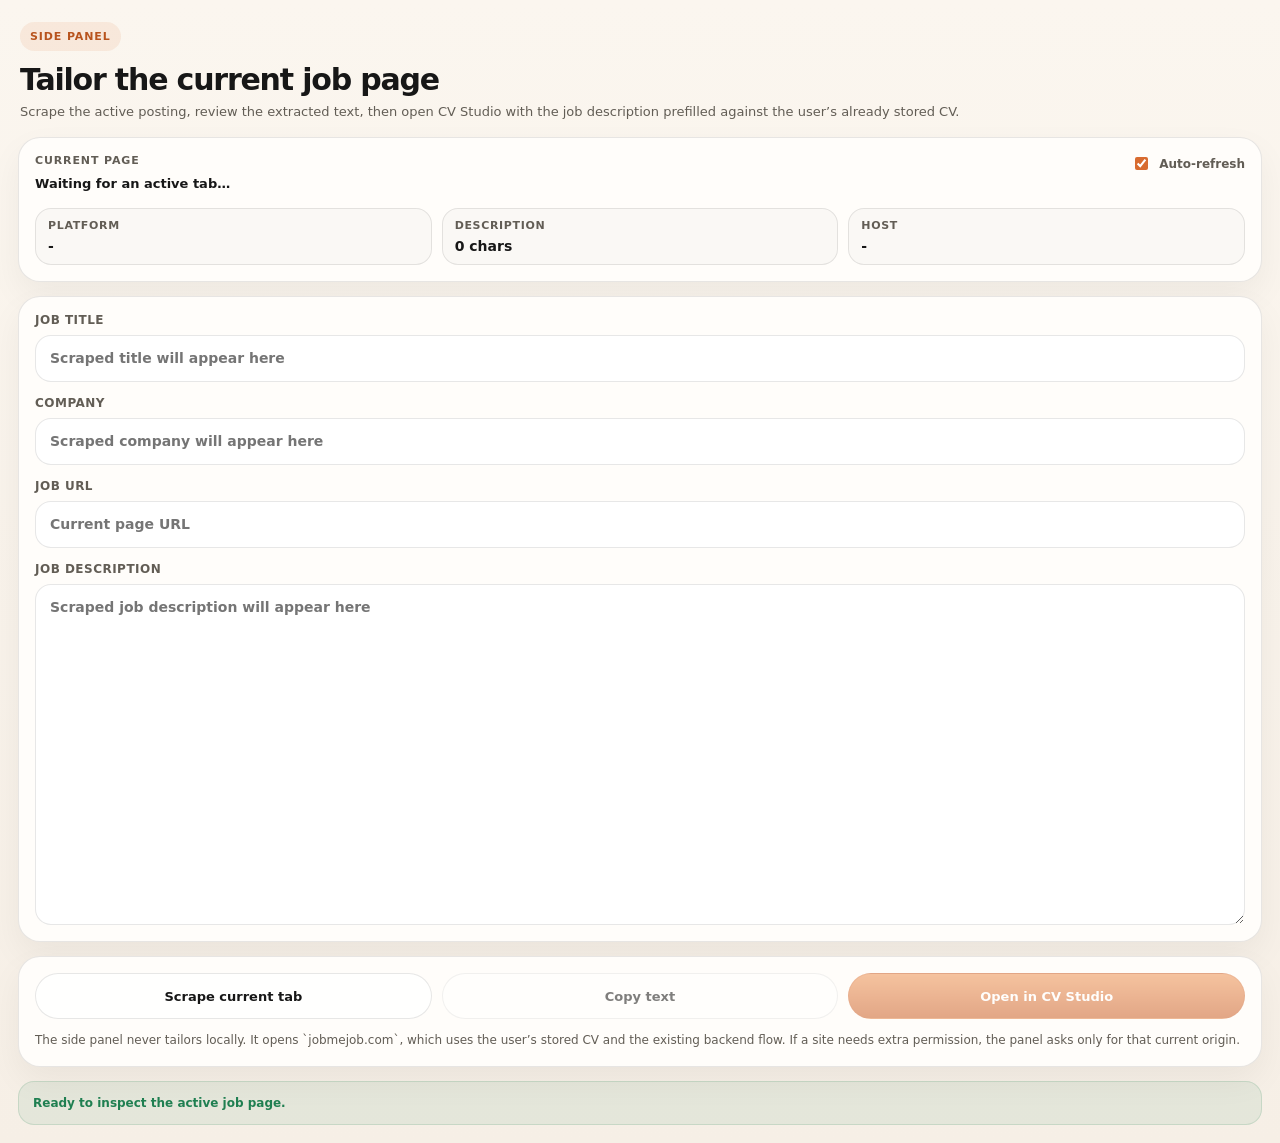
<file: chrome-extension/sidepanel.html>
<!doctype html>
<html lang="en">
<head>
  <meta charset="utf-8">
  <meta name="viewport" content="width=device-width,initial-scale=1">
  <title>CV Studio Tailor</title>
  <link rel="stylesheet" href="./sidepanel.css">
</head>
<body>
  <main class="shell">
    <header class="hero">
      <div class="eyebrow">Side panel</div>
      <h1>Tailor the current job page</h1>
      <p class="sub">Scrape the active posting, review the extracted text, then open CV Studio with the job description prefilled against the user’s already stored CV.</p>
    </header>

    <section class="card">
      <div class="sectionTop">
        <div>
          <div class="label">Current page</div>
          <div class="pageUrl" id="pageUrl">Waiting for an active tab…</div>
        </div>
        <label class="toggle">
          <input id="autoRefresh" type="checkbox" checked>
          <span>Auto-refresh</span>
        </label>
      </div>

      <div class="statGrid">
        <div class="stat">
          <span class="statLabel">Platform</span>
          <strong id="platform">-</strong>
        </div>
        <div class="stat">
          <span class="statLabel">Description</span>
          <strong id="charCount">0 chars</strong>
        </div>
        <div class="stat">
          <span class="statLabel">Host</span>
          <strong id="sourceHost">-</strong>
        </div>
      </div>
    </section>

    <section class="card">
      <div class="field">
        <label for="jobTitle">Job title</label>
        <input id="jobTitle" type="text" placeholder="Scraped title will appear here">
      </div>

      <div class="field">
        <label for="jobCompany">Company</label>
        <input id="jobCompany" type="text" placeholder="Scraped company will appear here">
      </div>

      <div class="field">
        <label for="jobUrl">Job URL</label>
        <input id="jobUrl" type="url" placeholder="Current page URL">
      </div>

      <div class="field">
        <label for="jobDescription">Job description</label>
        <textarea id="jobDescription" rows="15" placeholder="Scraped job description will appear here"></textarea>
      </div>
    </section>

    <section class="card">
      <div class="actions">
        <button class="btn secondary" id="rescrapeBtn" type="button">Scrape current tab</button>
        <button class="btn secondary" id="copyBtn" type="button" disabled>Copy text</button>
        <button class="btn primary" id="openBtn" type="button" disabled>Open in CV Studio</button>
      </div>
      <div class="hint">The side panel never tailors locally. It opens `jobmejob.com`, which uses the user’s stored CV and the existing backend flow. If a site needs extra permission, the panel asks only for that current origin.</div>
    </section>

    <div class="status" id="status">Ready to inspect the active job page.</div>
    <div class="error" id="error"></div>
  </main>

  <script type="module" src="./sidepanel.js"></script>
</body>
</html>
</file>
<file: shared.css>
/* shared.css â€” JobMeJob multipage (site-wide UI foundation)
   Version: 2026-02-02 (v4)
   Goals:
   - Keep design consistent across all pages
   - Provide reusable components for the CV Studio (mode bar, gate/step chooser, A4 paper, zoom HUD)
   - Add more UI primitives without breaking older pages
*/

:root{
  --bg:#f6f7fb;
  --text:#111318;
  --muted:rgba(17,19,24,.64);
  --muted2:rgba(17,19,24,.48);
  --line:rgba(17,19,24,.12);

  --accent:#22c55e;
  --accent2:#16a34a;

  --ok:#16a34a;
  --warn:#b86b00;
  --bad:#d81b60;

  --shadow:0 12px 34px rgba(17,19,24,.12);
  --shadow2:0 18px 50px rgba(17,19,24,.16);

  --radius:18px;
  --radius2:22px;

  --max:1120px;
  --maxWide:1760px;

  --safeTop: env(safe-area-inset-top, 0px);
  --safeBottom: env(safe-area-inset-bottom, 0px);

  --surface:#ffffff;
  --surface2:#ffffff;
  --surface3:#fbfcff;

  --focusRing: 0 0 0 4px rgba(34,197,94,.22);
}

*,*::before,*::after{box-sizing:border-box}
html,body{height:100%}
html{-webkit-text-size-adjust:100%;text-size-adjust:100%}

body{
  margin:0;
  font-family:ui-sans-serif,system-ui,-apple-system,Segoe UI,Roboto,Helvetica,Arial;
  color:var(--text);
  background:
    radial-gradient(1200px 650px at 20% -10%, rgba(34,197,94,.18), transparent 55%),
    radial-gradient(900px 500px at 90% 10%, rgba(22,163,74,.14), transparent 55%),
    radial-gradient(800px 600px at 70% 110%, rgba(34,197,94,.08), transparent 55%),
    var(--bg);
  overflow-x:hidden;
}

a{color:inherit;text-decoration:none}
small{color:var(--muted)}
img{max-width:100%;height:auto}
/* Consistent form/control typography (fixes browser default font differences) */
button,
input,
select,
textarea{
  font: inherit;
  color: inherit;
}
button{ cursor: pointer; }
button:disabled{ cursor: not-allowed; }
summary{ cursor: pointer; }

:focus-visible{
  outline:none;
  box-shadow: var(--focusRing);
}

@media (prefers-reduced-motion: reduce){
  *{scroll-behavior:auto !important}
  .leaving{transition:none !important}
  .pill,.btn,.iconBtn,.chip,.tabBtn,.modeTab,.gateCard,.toast{transition:none !important}
  .logo::after{animation:none !important}
}

/* ============================================================
Global transitions
============================================================ */
.leaving{opacity:.7;transform:translateY(6px);transition:all .18s ease}
body.modalOpen{overflow:hidden}

/* ============================================================
Topbar / Navigation
============================================================ */
.topbar{
  position:sticky;
  top:0;
  z-index:30;
  background:rgba(246,247,251,.86);
  -webkit-backdrop-filter:saturate(1.2) blur(12px);
  backdrop-filter:saturate(1.2) blur(12px);
  border-bottom:1px solid var(--line);
  padding-top:var(--safeTop);
}

.nav{
  max-width:var(--max);
  margin:0 auto;
  padding:12px 16px;
  display:flex;
  align-items:center;
  justify-content:space-between;
  gap:12px;
}

.brand{
  display:flex;
  align-items:center;
  gap:10px;
  font-weight:950;
  letter-spacing:.2px;
  min-width:0;
}

.logo{
  width:34px;height:34px;border-radius:11px;
  background: linear-gradient(135deg, var(--accent), var(--accent2));
  box-shadow: 0 10px 30px rgba(34,197,94,.22);
  flex:0 0 auto;
  position:relative;
  overflow:hidden;
}
.logo::after{
  content:"";
  position:absolute;
  inset:-45%;
  background:linear-gradient(90deg, transparent, rgba(255,255,255,.75), transparent);
  transform:rotate(20deg);
  animation:shine 2.8s ease-in-out infinite;
}
@keyframes shine{
  0%{transform:translateX(-55%) rotate(20deg);opacity:0}
  35%{opacity:1}
  70%{opacity:0}
  100%{transform:translateX(55%) rotate(20deg);opacity:0}
}

.navlinks{
  display:flex;
  align-items:center;
  gap:10px;
  flex-wrap:wrap;
  justify-content:flex-end;
}

/* Pills (nav + small actions) */
.pill{
  padding:9px 12px;
  border:1px solid var(--line);
  border-radius:999px;
  background:rgba(17,19,24,.04);
  font-weight:850;
  font-size:13px;
  transition:.15s ease;
  cursor:pointer;
  white-space:nowrap;
  display:inline-flex;
  align-items:center;
  gap:8px;
}
.pill:hover{transform:translateY(-1px);background:rgba(17,19,24,.06)}
.pill.active{border-color:rgba(34,197,94,.60); background:rgba(34,197,94,.16)}
.pill.iconOnly{padding:9px 10px}
.pill.mini{padding:7px 10px;font-size:12px}
.pill.menuDisabled{
  opacity:.55;
  cursor:not-allowed;
  background:rgba(17,19,24,.02);
}

/* Account dropdown (details) */
details.navDrop,
details.studioDrop,
details[data-dd="1"]{
  position:relative;
  display:inline-flex;
}
details.navDrop > summary,
details.studioDrop > summary,
details[data-dd="1"] > summary{
  list-style:none;
}
details.navDrop > summary::-webkit-details-marker,
details.studioDrop > summary::-webkit-details-marker,
details[data-dd="1"] > summary::-webkit-details-marker{
  display:none
}

details.navDrop[open] > summary,
details.studioDrop[open] > summary,
details[data-dd="1"][open] > summary{
  border-color:rgba(34,197,94,.45);
  background:rgba(34,197,94,.12);
}

.navMenu,
.studioMenu{
  position:absolute;
  top:calc(100% + 10px);
  right:0;
  width:min(320px, 92vw);
  padding:12px;
  border-radius:18px;
  border:1px solid rgba(17,19,24,.14);
  background:rgba(255,255,255,.92);
  -webkit-backdrop-filter:saturate(1.2) blur(14px);
  backdrop-filter:saturate(1.2) blur(14px);
  box-shadow: 0 16px 50px rgba(17,19,24,.18);
  display:flex;
  flex-direction:column;
  gap:10px;
  z-index:40;
}
details.navDrop:not([open]) .navMenu{display:none}
details.studioDrop:not([open]) .studioMenu{display:none}
details[data-dd="1"]:not([open]) .navMenu{display:none}

.menuLabel{
  font-size:12px;
  font-weight:950;
  letter-spacing:.03em;
  text-transform:uppercase;
  color:rgba(17,19,24,.55);
  padding:2px 4px 0;
}
.menuSep{
  height:1px;
  background:rgba(17,19,24,.10);
  margin:2px 0;
}
.navMenu .pill,
.navMenu .btn,
.studioMenu .pill,
.studioMenu .btn{
  width:100%;
  justify-content:flex-start;
}

/* ============================================================
Layout primitives
============================================================ */
.main{
  max-width:var(--max);
  margin:0 auto;
  padding:18px 16px calc(18px + var(--safeBottom));
}

/* Wide main (use on studio-like pages) */
.main.mainWide{
  max-width:min(var(--maxWide), 98vw);
}

.h1{
  font-size:36px;
  line-height:1.05;
  letter-spacing:-.8px;
  margin:10px 0 8px 0;
}
.sub{margin:0 0 14px 0;color:var(--muted);font-weight:650}

.card{
  background:linear-gradient(180deg, rgba(255,255,255,.92), rgba(255,255,255,.82));
  border:1px solid var(--line);
  border-radius:var(--radius);
  box-shadow:var(--shadow);
  padding:14px;
  overflow:hidden;
}
.cardNoPad{padding:0}
.hr{height:1px;background:var(--line);margin:12px 0}

.note{
  font-size:12px;
  color:rgba(17,19,24,.58);
  font-weight:650;
  line-height:1.45;
}
.tiny{font-size:12px; color:rgba(17,19,24,.62)}
.small{font-size:13px; color:rgba(17,19,24,.78); font-weight:650}
.muted{color:var(--muted)}
.mono,
.monoSmall{
  font-family:ui-monospace, SFMono-Regular, Menlo, Monaco, Consolas, "Liberation Mono", "Courier New", monospace;
}
.monoSmall{font-size:12px}

/* Utility layout */
.row{display:flex;gap:10px;align-items:center;flex-wrap:wrap}
.stack{display:flex;flex-direction:column;gap:10px}
.center{display:flex;align-items:center;justify-content:center}
.right{display:flex;align-items:center;justify-content:flex-end}

/* ============================================================
Badges + Buttons
============================================================ */
.badge{
  display:inline-flex;
  align-items:center;
  gap:8px;
  padding:6px 10px;
  border-radius:999px;
  border:1px solid rgba(17,19,24,.12);
  background:rgba(17,19,24,.04);
  font-weight:900;
  font-size:12px;
  color:rgba(17,19,24,.75);
  white-space:nowrap;
}
.badge.ok,.badge.good{border-color:rgba(22,163,74,.30);background:rgba(34,197,94,.14);color:#0a5a2a}
.badge.warn{border-color:rgba(184,107,0,.30);background:rgba(255,153,0,.14);color:#7a3f00}
.badge.bad,.badge.danger{border-color:rgba(216,27,96,.30);background:rgba(216,27,96,.12);color:#7a123c}
.badge.prio{border-color:rgba(34,197,94,.32);background:rgba(34,197,94,.10);color:rgba(17,19,24,.76)}

.btn{
  display:inline-flex;
  align-items:center;
  justify-content:center;
  gap:10px;
  padding:10px 12px;
  border-radius:999px;
  border:1px solid rgba(17,19,24,.12);
  background:rgba(255,255,255,.70);
  font-weight:850;
  font-size:13px;
  cursor:pointer;
  transition:.15s ease;
  user-select:none;
}
.btn:hover{transform:translateY(-1px);background:rgba(255,255,255,.88)}
.btn:disabled{opacity:.55;cursor:not-allowed;transform:none}
/* Button label helper (keeps icon + text centered as one unit) */
.btn .btnLabel{
  display:inline-flex;
  align-items:center;
  justify-content:center;
  gap:10px;
  width:100%;
}

/* Inline SVGs: remove baseline gap for cleaner alignment */
.btn svg,
.pill svg,
.iconBtn svg,
.chip svg,
.modeTab svg{
  display:block;
}

.btn.primary{
  border:0;
  background:linear-gradient(135deg, var(--accent2), var(--accent));
  color:#0b1020;
  box-shadow: 0 12px 26px rgba(34,197,94,.22);
}
.btn.primary:hover{filter:brightness(1.02)}
.btn.ghost{ background:rgba(17,19,24,.04); }
.btn.danger{
  border:1px solid rgba(216,27,96,.30);
  background:rgba(216,27,96,.10);
}
.btn.small{ padding:9px 10px; font-size:12px; font-weight:900; }

.iconBtn{
  display:inline-flex;
  align-items:center;
  justify-content:center;
  width:34px;height:34px;
  border-radius:999px;
  border:1px solid rgba(17,19,24,.12);
  background:rgba(255,255,255,.70);
  cursor:pointer;
  transition:.15s ease;
}
.iconBtn:hover{transform:translateY(-1px);background:rgba(255,255,255,.88)}
.iconBtn:disabled{opacity:.55;cursor:not-allowed;transform:none}

/* Context chip (NOT the same as keyword .chip!) */
.contextChip{
  display:inline-flex;
  align-items:center;
  gap:8px;
  padding:7px 10px;
  border-radius:999px;
  border:1px solid rgba(17,19,24,.12);
  background:rgba(255,255,255,.72);
  font-weight:850;
  font-size:12px;
  color:rgba(17,19,24,.78);
  max-width:100%;
}
.contextChip .dot{
  width:8px;height:8px;border-radius:999px;background:rgba(34,197,94,.85);
  box-shadow:0 0 0 4px rgba(34,197,94,.18);
}

/* ============================================================
Inputs
============================================================ */
.textInput,
select,
textarea{
  width:100%;
  padding:10px 12px;
  border-radius:14px;
  border:1px solid rgba(17,19,24,.14);
  background:rgba(255,255,255,.92);
  color:var(--text);
  font-size:14px;
  font-weight:650;
  outline:none;
}
textarea{min-height:120px;resize:vertical}
select{cursor:pointer}
.textInput:focus,
select:focus,
textarea:focus{box-shadow: var(--focusRing); border-color: rgba(34,197,94,.40)}

.field{display:flex;flex-direction:column;gap:8px}
.fieldLabel,
.label{
  font-size:12px;
  font-weight:950;
  letter-spacing:.03em;
  text-transform:uppercase;
  color:rgba(17,19,24,.55);
}
.hint{font-size:12px;color:rgba(17,19,24,.58);font-weight:650;line-height:1.45}

/* ============================================================
Chips / Tags (Keywords etc.)
============================================================ */
.chips{display:flex;flex-wrap:wrap;gap:8px}
.chip{
  display:inline-flex;
  align-items:center;
  gap:8px;
  padding:7px 10px;
  border-radius:999px;
  border:1px solid rgba(17,19,24,.12);
  background:rgba(17,19,24,.04);
  font-weight:850;
  font-size:13px;
  cursor:pointer;
  user-select:none;
  transition:.12s ease;
}
.chip:hover{transform:translateY(-1px)}
.chip.good{border-color:rgba(22,163,74,.30); background:rgba(34,197,94,.14); color:#0a5a2a}
.chip.warn{border-color:rgba(184,107,0,.30); background:rgba(255,153,0,.14); color:#7a3f00}
.chip.bad{border-color:rgba(216,27,96,.30); background:rgba(216,27,96,.12); color:#7a123c}
.chip .plus{
  width:18px;height:18px;border-radius:8px;
  display:inline-flex;align-items:center;justify-content:center;
  border:1px solid rgba(17,19,24,.18);
  background:rgba(255,255,255,.55);
  font-weight:950;
}

/* ============================================================
Tabs
============================================================ */
.tabs{display:flex;gap:8px;align-items:center;flex-wrap:wrap}
.tabBtn{
  padding:9px 12px;
  border-radius:999px;
  border:1px solid rgba(17,19,24,.12);
  background:rgba(17,19,24,.04);
  font-weight:900;
  font-size:13px;
  cursor:pointer;
  transition:.12s ease;
}
.tabBtn:hover{transform:translateY(-1px)}
.tabBtn.active{border-color:rgba(34,197,94,.60); background:rgba(34,197,94,.16)}

/* ============================================================
Errors (top alert)
============================================================ */
.errorTop{
  display:none;
  padding:12px 14px;
  border-radius:16px;
  border:1px solid rgba(216,27,96,.22);
  background:rgba(216,27,96,.10);
  color:rgba(85,10,40,.95);
  font-weight:800;
  font-size:13px;
  line-height:1.35;
  white-space:pre-wrap;
}

/* ============================================================
Modal
============================================================ */
.modalBackdrop{
  position:fixed;
  inset:0;
  display:none;
  align-items:center;
  justify-content:center;
  padding:18px 14px;
  background:rgba(15,18,24,.42);
  backdrop-filter: blur(4px);
  z-index:80;
}
.modalCard{
  width:min(920px, 96vw);
  max-height:min(86vh, 920px);
  border-radius:22px;
  border:1px solid rgba(255,255,255,.18);
  background:rgba(255,255,255,.92);
  box-shadow: 0 22px 70px rgba(17,19,24,.34);
  overflow:hidden;
  display:flex;
  flex-direction:column;
}
.modalHeader{
  padding:14px 14px 10px;
  display:flex;
  align-items:flex-start;
  justify-content:space-between;
  gap:10px;
  border-bottom:1px solid rgba(17,19,24,.10);
}
.modalTitle{
  font-weight:950;
  letter-spacing:-.2px;
}
.modalScroll{
  padding:12px 14px;
  overflow:auto;
}
.modalActions{
  padding:12px 14px;
  border-top:1px solid rgba(17,19,24,.10);
  display:flex;
  justify-content:flex-end;
  gap:10px;
  flex-wrap:wrap;
}
.modalMonoBox{
  padding:12px;
  border-radius:16px;
  border:1px solid rgba(17,19,24,.10);
  background:rgba(17,19,24,.03);
  white-space:pre-wrap;
  word-break:break-word;
}

/* ============================================================
Toasts
============================================================ */
.toastWrap{
  position:fixed;
  right:14px;
  bottom:14px;
  display:flex;
  flex-direction:column;
  gap:10px;
  z-index:90;
  padding-bottom: var(--safeBottom);
}
.toast{
  width:min(360px, 92vw);
  padding:12px 14px;
  border-radius:16px;
  border:1px solid rgba(17,19,24,.12);
  background:rgba(255,255,255,.92);
  box-shadow: 0 14px 40px rgba(17,19,24,.22);
  transition:.2s ease;
  font-weight:750;
  color:rgba(17,19,24,.80);
}
.toast .t{
  font-weight:950;
  margin-bottom:4px;
}
.toast.good{border-color:rgba(22,163,74,.26);background:rgba(34,197,94,.14)}
.toast.warn{border-color:rgba(184,107,0,.24);background:rgba(255,153,0,.12)}
.toast.bad{border-color:rgba(216,27,96,.24);background:rgba(216,27,96,.10)}

/* ============================================================
CV Studio reusable components
  - These are additive. If cv.html has its own styles, those override.
============================================================ */

/* Studio mode bar (like resume.io top bar inside the studio) */
.studioBar{
  display:flex;
  align-items:center;
  justify-content:space-between;
  gap:12px;
  flex-wrap:wrap;
  margin: 10px 0 14px;
  padding: 10px 10px;
  border:1px solid rgba(17,19,24,.10);
  border-radius:16px;
  background: rgba(255,255,255,.72);
  -webkit-backdrop-filter:saturate(1.2) blur(10px);
  backdrop-filter:saturate(1.2) blur(10px);
}
.studioTabsTop{
  display:flex;
  gap:10px;
  flex-wrap:wrap;
  align-items:center;
}
.modeTab{
  border:1px solid rgba(17,19,24,.12);
  background:rgba(255,255,255,.66);
  border-radius:999px;
  padding:10px 14px;
  font-weight:900;
  color:rgba(17,19,24,.78);
  cursor:pointer;
  transition:.15s ease;
  display:inline-flex;
  align-items:center;
  gap:8px;
}
.modeTab:hover{ transform:translateY(-1px); background:rgba(255,255,255,.78); }
.modeTab.active{ border-color:rgba(34,197,94,.55); background:rgba(34,197,94,.14); color:rgba(10,70,35,.95); }
.modeTab.disabled{ opacity:.55; cursor:not-allowed; transform:none; }

/* CV â€œpaperâ€ (A4) + zoom HUD */
.paperWrap{
  display:flex;
  justify-content:center;
  overflow:auto;
}
.paperZoom{
  transform-origin: top center;
}
.paperA4{
  background:#fff;
  border:1px solid rgba(17,19,24,.10);
  border-radius:10px;
  box-shadow: 0 18px 60px rgba(17,19,24,.14);
  width: 210mm;
  min-height: 297mm;
  box-sizing: border-box;
  margin: 0 auto;
  padding: 16mm 14mm;
}
.zoomHud{
  position: sticky;
  bottom: 10px;
  z-index: 5;
  margin: 12px auto 0;
  width: fit-content;
  display:flex;
  align-items:center;
  gap:10px;
  padding:8px 10px;
  border-radius:999px;
  border:1px solid rgba(17,19,24,.10);
  background:rgba(255,255,255,.78);
  -webkit-backdrop-filter:saturate(1.2) blur(12px);
  backdrop-filter:saturate(1.2) blur(12px);
  box-shadow: 0 12px 34px rgba(17,19,24,.10);
}
.zoomHud .zVal{
  font-weight:950;
  font-size:12px;
  color:rgba(17,19,24,.74);
  min-width:58px;
  text-align:center;
}

/* Studio â€œStep 1â€ gate (two-card chooser) */
.gateCards{
  display:grid;
  grid-template-columns: 1fr;
  gap:12px;
  margin-top: 12px;
}
@media (min-width: 860px){
  .gateCards{ grid-template-columns: 1fr 1fr; }
}
.gateCard{
  appearance:none;
  width:100%;
  text-align:left;
  padding:14px 14px;
  border-radius:18px;
  border:1px solid rgba(17,19,24,.12);
  background:rgba(255,255,255,.74);
  box-shadow: 0 12px 34px rgba(17,19,24,.10);
  cursor:pointer;
  transition:.15s ease;
  display:flex;
  flex-direction:column;
  gap:8px;
  min-height: 118px;
}
.gateCard:hover{
  transform: translateY(-2px);
  background: rgba(255,255,255,.86);
}
.gateCardTop{
  display:flex;
  align-items:flex-start;
  justify-content:space-between;
  gap:10px;
}
.gateCardTitle{
  font-weight:980;
  font-size:15px;
  letter-spacing:-.2px;
}
.gateCardDesc{
  color: rgba(17,19,24,.62);
  font-weight:650;
  line-height:1.45;
  font-size:13px;
}
.gateCardHint{
  color: rgba(17,19,24,.52);
  font-weight:750;
  font-size:12px;
}

/* Print: ensure paper prints cleanly */
@media print{
  .topbar, .studioBar, .zoomHud, .nav, .navlinks, details, button, .btn, .pill { display:none !important; }
  body{ background:#fff !important; }
  .paperA4{ box-shadow:none !important; border:none !important; width:210mm !important; min-height:297mm !important; }
}
/* ============================================================
   CTA shine (animated sheen)
   - Add class "cta" to any .btn to give it the subtle shiny sweep.
   - Works for <button class="btn cta"> and <a class="btn cta">.
   ============================================================ */

.btn.cta{
  position: relative;
  overflow: hidden;
  isolation: isolate; /* keep the sheen contained */
}

/* The moving sheen sits above the background but below the label/icon */
.btn.cta::before{
  content: "";
  position: absolute;
  top: -60%;
  left: -45%;
  width: 45%;
  height: 220%;
  border-radius: inherit;
  background: linear-gradient(
    90deg,
    rgba(255,255,255,0) 0%,
    rgba(255,255,255,var(--cta-shine-opacity, .55)) 50%,
    rgba(255,255,255,0) 100%
  );
  transform: translateX(-180%) rotate(18deg);
  opacity: 0;
  pointer-events: none;
  will-change: transform, opacity;
  filter: blur(.2px);
  animation: jm_btn_shine var(--cta-shine-duration, 6.5s) ease-in-out infinite;
}

/* Make it feel more responsive on hover/focus */
.btn.cta:hover::before,
.btn.cta:focus-visible::before{
  animation-duration: 2.8s;
}

.btn.cta:disabled::before,
.btn.cta[aria-disabled="true"]::before{
  animation: none;
  opacity: 0;
}

@keyframes jm_btn_shine{
  0%   { transform: translateX(-180%) rotate(18deg); opacity: 0; }
  10%  { opacity: .35; }
  20%  { transform: translateX(320%) rotate(18deg); opacity: 0; }
  100% { transform: translateX(320%) rotate(18deg); opacity: 0; }
}

@media (prefers-reduced-motion: reduce){
  .btn.cta::before{ animation: none; opacity: 0; }
}
</file>
<file: chrome-extension/sidepanel.css>
:root{
  --bg:#f6efe6;
  --card:#fffdfa;
  --text:#171717;
  --muted:#625d55;
  --line:rgba(23,23,23,.10);
  --accent:#d86b2f;
  --accent-dark:#b8541e;
  --good:#1f7f51;
  --bad:#7b1e1e;
}
*{box-sizing:border-box}
body{
  margin:0;
  background:
    radial-gradient(720px 360px at 50% -20%, rgba(216,107,47,.14), transparent 62%),
    linear-gradient(180deg, #fbf6ef 0%, var(--bg) 100%);
  color:var(--text);
  font-family:"Trebuchet MS", "Gill Sans", system-ui, sans-serif;
}
.shell{
  padding:18px;
  display:grid;
  gap:14px;
}
.hero{
  padding:4px 2px 0;
}
.eyebrow{
  display:inline-flex;
  align-items:center;
  gap:8px;
  padding:8px 10px;
  border-radius:999px;
  background:rgba(216,107,47,.10);
  color:var(--accent-dark);
  font-size:11px;
  font-weight:900;
  letter-spacing:.08em;
  text-transform:uppercase;
}
h1{
  margin:14px 0 8px;
  font-size:30px;
  line-height:.98;
  letter-spacing:-.04em;
}
.sub{
  margin:0;
  color:var(--muted);
  font-size:13px;
  line-height:1.6;
}
.card{
  border:1px solid var(--line);
  border-radius:22px;
  background:var(--card);
  box-shadow:0 14px 34px rgba(23,23,23,.05);
  padding:16px;
}
.sectionTop{
  display:flex;
  align-items:flex-start;
  justify-content:space-between;
  gap:14px;
}
.label{
  color:var(--muted);
  font-size:11px;
  font-weight:900;
  letter-spacing:.08em;
  text-transform:uppercase;
}
.pageUrl{
  margin-top:8px;
  font-size:13px;
  font-weight:850;
  line-height:1.45;
  word-break:break-word;
}
.toggle{
  display:inline-flex;
  align-items:center;
  gap:8px;
  font-size:12px;
  font-weight:850;
  color:var(--muted);
  user-select:none;
}
.toggle input{
  accent-color:var(--accent);
}
.statGrid{
  display:grid;
  grid-template-columns:repeat(3, minmax(0,1fr));
  gap:10px;
  margin-top:14px;
}
.stat{
  border-radius:16px;
  border:1px solid var(--line);
  background:rgba(23,23,23,.02);
  padding:10px 12px;
}
.statLabel{
  display:block;
  color:var(--muted);
  font-size:11px;
  font-weight:900;
  letter-spacing:.06em;
  text-transform:uppercase;
}
.stat strong{
  display:block;
  margin-top:6px;
  font-size:14px;
}
.field{
  display:grid;
  gap:8px;
  margin-top:14px;
}
.field:first-child{
  margin-top:0;
}
.field label{
  font-size:12px;
  font-weight:900;
  color:var(--muted);
  letter-spacing:.04em;
  text-transform:uppercase;
}
.field input,
.field textarea{
  width:100%;
  border:1px solid var(--line);
  border-radius:16px;
  background:#fff;
  padding:12px 14px;
  color:var(--text);
  font:700 14px/1.5 "Trebuchet MS", "Gill Sans", system-ui, sans-serif;
}
.field textarea{
  min-height:260px;
  resize:vertical;
}
.actions{
  display:grid;
  grid-template-columns:repeat(3, minmax(0,1fr));
  gap:10px;
}
.btn{
  appearance:none;
  border:1px solid var(--line);
  border-radius:999px;
  min-height:46px;
  padding:0 14px;
  font:900 13px/1 "Trebuchet MS", "Gill Sans", system-ui, sans-serif;
  cursor:pointer;
}
.btn.primary{
  background:linear-gradient(180deg, #ee9455, #cb6028);
  border-color:rgba(203,96,40,.38);
  color:#fff;
  box-shadow:0 14px 28px rgba(203,96,40,.22);
}
.btn.secondary{
  background:rgba(255,255,255,.78);
  color:var(--text);
}
.btn:disabled{
  opacity:.55;
  cursor:not-allowed;
  box-shadow:none;
}
.hint{
  margin-top:12px;
  color:var(--muted);
  font-size:12px;
  line-height:1.6;
}
.status,
.error{
  padding:12px 14px;
  border-radius:16px;
  font-size:12px;
  font-weight:800;
  line-height:1.5;
}
.status{
  border:1px solid rgba(31,127,81,.15);
  background:rgba(31,127,81,.08);
  color:var(--good);
}
.error{
  border:1px solid rgba(123,30,30,.18);
  background:rgba(123,30,30,.08);
  color:var(--bad);
  display:none;
}
@media (max-width:560px){
  .statGrid,
  .actions{
    grid-template-columns:1fr;
  }
}
</file>
